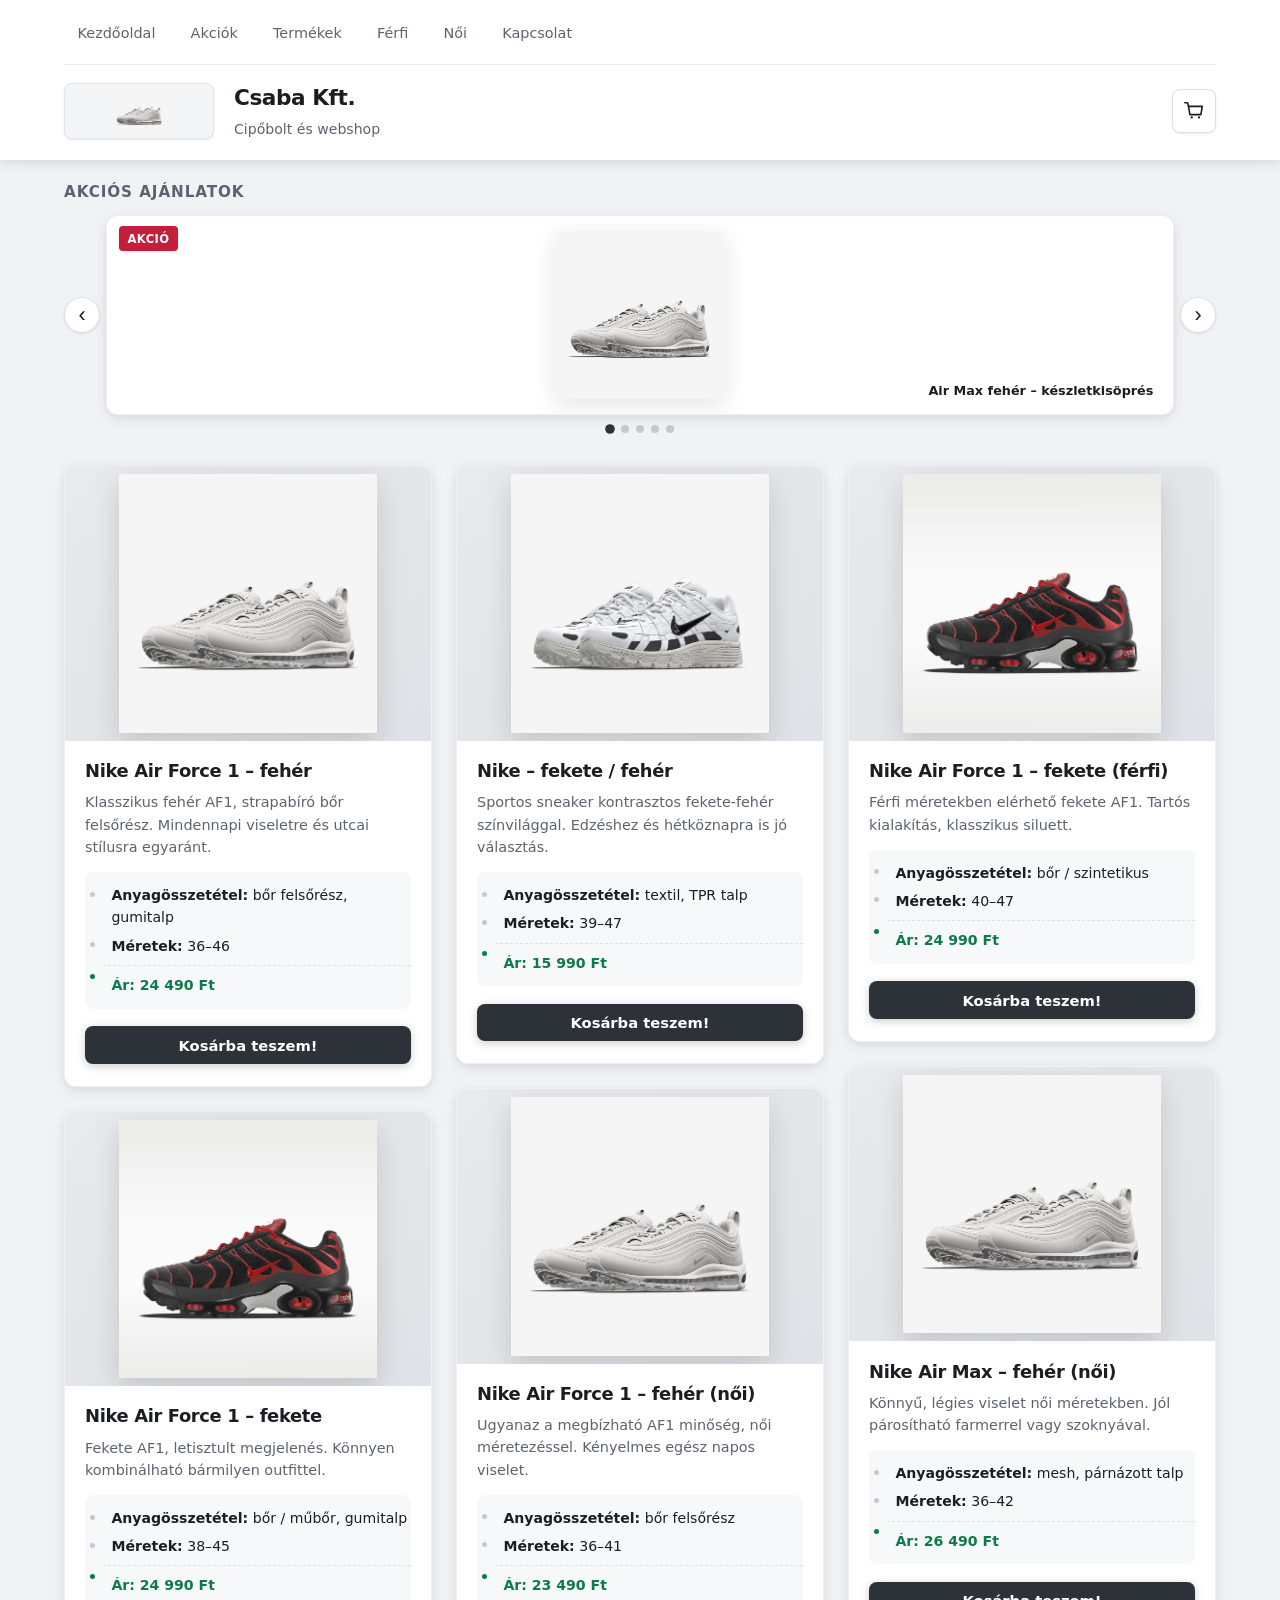
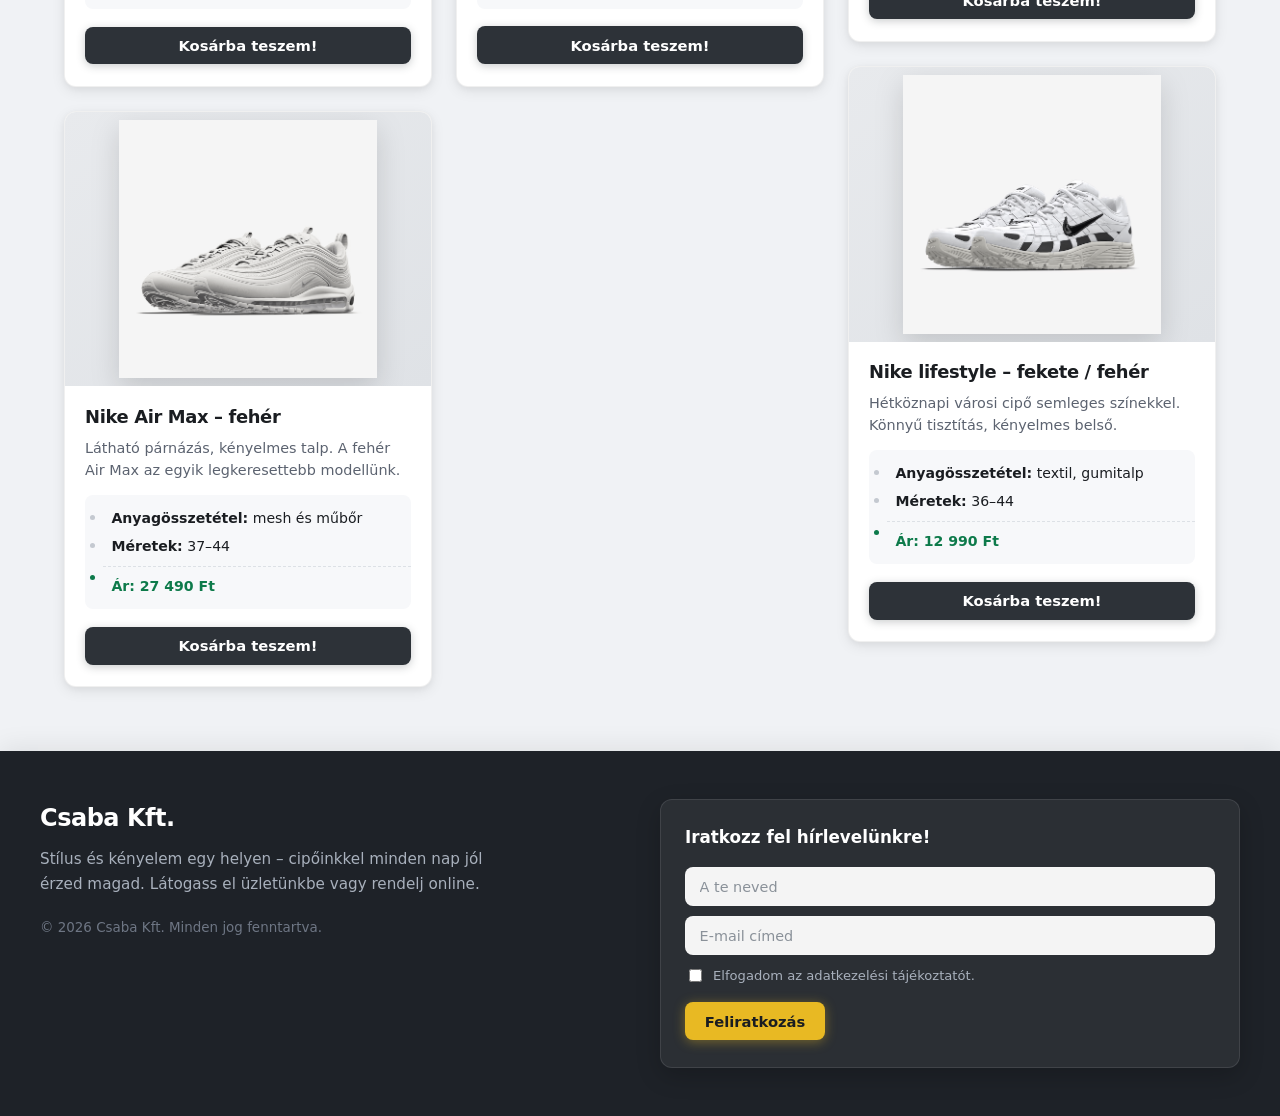
<file: Szabi/index.html>
<!DOCTYPE html>
<html lang="hu">
<head>
  <meta charset="UTF-8">
  <meta name="viewport" content="width=device-width, initial-scale=1.0">
  <title>Csaba Kft. – Cipőbolt</title>
  <link rel="stylesheet" href="css/style.css">
</head>
<body>

  <div class="fejlec-sav">
    <header class="fejlec">
      <nav class="nav" aria-label="Főmenü">
        <a href="#">Kezdőoldal</a>
        <a href="#akcio">Akciók</a>
        <a href="#termekek">Termékek</a>
        <a href="#ferfi">Férfi</a>
        <a href="#noi">Női</a>
        <a href="#kapcsolat">Kapcsolat</a>
      </nav>
      <div class="logo-sor">
        <div class="logo-hely">
          <img src="images/logo.png" alt="Csaba Kft. logó">
        </div>
        <div class="fejlec-kozep">
          <p class="fejlec-cim">Csaba Kft.</p>
          <p class="fejlec-alcim">Cipőbolt és webshop</p>
        </div>
        <button type="button" class="kosar-ikon" id="kosar-ikon" aria-label="Kosár megnyitása" title="Kosár">
          <svg class="kosar-ikon-svg" width="22" height="22" viewBox="0 0 24 24" fill="none" xmlns="http://www.w3.org/2000/svg" aria-hidden="true">
            <path d="M6 7h15l-1.5 9h-12L6 7z" stroke="currentColor" stroke-width="1.75" stroke-linejoin="round"/>
            <path d="M6 7L5 3H2" stroke="currentColor" stroke-width="1.75" stroke-linecap="round" stroke-linejoin="round"/>
            <circle cx="9.5" cy="19" r="1.25" fill="currentColor"/>
            <circle cx="17.5" cy="19" r="1.25" fill="currentColor"/>
          </svg>
          <span class="kosar-jelzo" id="kosar-jelzo" hidden>0</span>
        </button>
      </div>
    </header>
  </div>

  <section class="akcio-slider" id="akcio" aria-label="Akciós cipők">
    <p class="akcio-fejcim">Akciós ajánlatok</p>
    <div class="akcio-slider-doboz">
      <button type="button" class="akcio-nyil akcio-nyil--bal" aria-label="Előző kép">‹</button>
      <div class="akcio-slide-keret">
        <div class="akcio-slide aktiv">
          <span class="akcio-cimke">Akció</span>
          <img src="images/akcio-airmax-feher.png" alt="Nike Air Max fehér – akció">
          <span class="akcio-slide-szoveg">Air Max fehér – készletkisöprés</span>
        </div>
        <div class="akcio-slide">
          <span class="akcio-cimke">Akció</span>
          <img src="images/akcio-airmax-feher-kek.png" alt="Nike Air Max fehér és kék">
          <span class="akcio-slide-szoveg">Air Max fehér / kék</span>
        </div>
        <div class="akcio-slide">
          <span class="akcio-cimke">Akció</span>
          <img src="images/akcio-airmax-kek-2.png" alt="Nike Air Max kék">
          <span class="akcio-slide-szoveg">Air Max kék</span>
        </div>
        <div class="akcio-slide">
          <span class="akcio-cimke">Akció</span>
          <img src="images/akcio-nike-kek.png" alt="Nike cipő kék">
          <span class="akcio-slide-szoveg">Nike – kék változat</span>
        </div>
        <div class="akcio-slide">
          <span class="akcio-cimke">Akció</span>
          <img src="images/akcio-nike-piros.png" alt="Nike cipő piros">
          <span class="akcio-slide-szoveg">Nike – piros akció</span>
        </div>
      </div>
      <button type="button" class="akcio-nyil akcio-nyil--jobb" aria-label="Következő kép">›</button>
    </div>
    <div class="akcio-pontok" role="tablist" aria-label="Slideshow oldalak">
      <button type="button" class="akcio-pont aktiv" aria-label="1. kép" aria-selected="true"></button>
      <button type="button" class="akcio-pont" aria-label="2. kép" aria-selected="false"></button>
      <button type="button" class="akcio-pont" aria-label="3. kép" aria-selected="false"></button>
      <button type="button" class="akcio-pont" aria-label="4. kép" aria-selected="false"></button>
      <button type="button" class="akcio-pont" aria-label="5. kép" aria-selected="false"></button>
    </div>
  </section>

  <main class="tartalom" id="termekek">
    <div class="termek-racs">

      <div class="oszlop oszlop--bal">
        <article class="termek">
          <figure class="termek-kep">
            <img src="images/termek-white-af1.png" alt="Nike Air Force 1 fehér" width="400" height="300">
          </figure>
          <div class="termek-torzs">
            <h2>Nike Air Force 1 – fehér</h2>
            <p>Klasszikus fehér AF1, strapabíró bőr felsőrész. Mindennapi viseletre és utcai stílusra egyaránt.</p>
            <ul>
              <li><strong>Anyagösszetétel:</strong> bőr felsőrész, gumitalp</li>
              <li><strong>Méretek:</strong> 36–46</li>
              <li class="ar-sor"><strong>Ár:</strong> 24 490 Ft</li>
            </ul>
            <button type="button" class="gomb">Kosárba teszem!</button>
          </div>
        </article>

        <article class="termek">
          <figure class="termek-kep">
            <img src="images/termek-black-af1.png" alt="Nike Air Force 1 fekete" width="400" height="300">
          </figure>
          <div class="termek-torzs">
            <h2>Nike Air Force 1 – fekete</h2>
            <p>Fekete AF1, letisztult megjelenés. Könnyen kombinálható bármilyen outfittel.</p>
            <ul>
              <li><strong>Anyagösszetétel:</strong> bőr / műbőr, gumitalp</li>
              <li><strong>Méretek:</strong> 38–45</li>
              <li class="ar-sor"><strong>Ár:</strong> 24 990 Ft</li>
            </ul>
            <button type="button" class="gomb">Kosárba teszem!</button>
          </div>
        </article>

        <article class="termek">
          <figure class="termek-kep">
            <img src="images/termek-airmax-feher.png" alt="Nike Air Max fehér" width="400" height="300">
          </figure>
          <div class="termek-torzs">
            <h2>Nike Air Max – fehér</h2>
            <p>Látható párnázás, kényelmes talp. A fehér Air Max az egyik legkeresettebb modellünk.</p>
            <ul>
              <li><strong>Anyagösszetétel:</strong> mesh és műbőr</li>
              <li><strong>Méretek:</strong> 37–44</li>
              <li class="ar-sor"><strong>Ár:</strong> 27 490 Ft</li>
            </ul>
            <button type="button" class="gomb">Kosárba teszem!</button>
          </div>
        </article>
      </div>

      <div class="oszlop oszlop--kozep">
        <article class="termek">
          <figure class="termek-kep">
            <img src="images/termek-nike-fekete-feher.png" alt="Nike cipő fekete fehér" width="400" height="300">
          </figure>
          <div class="termek-torzs">
            <h2>Nike – fekete / fehér</h2>
            <p>Sportos sneaker kontrasztos fekete-fehér színvilággal. Edzéshez és hétköznapra is jó választás.</p>
            <ul>
              <li><strong>Anyagösszetétel:</strong> textil, TPR talp</li>
              <li><strong>Méretek:</strong> 39–47</li>
              <li class="ar-sor"><strong>Ár:</strong> 15 990 Ft</li>
            </ul>
            <button type="button" class="gomb">Kosárba teszem!</button>
          </div>
        </article>

        <article class="termek">
          <figure class="termek-kep">
            <img src="images/termek-white-af1.png" alt="Nike Air Force 1 fehér női" width="400" height="300">
          </figure>
          <div class="termek-torzs">
            <h2>Nike Air Force 1 – fehér (női)</h2>
            <p>Ugyanaz a megbízható AF1 minőség, női méretezéssel. Kényelmes egész napos viselet.</p>
            <ul>
              <li><strong>Anyagösszetétel:</strong> bőr felsőrész</li>
              <li><strong>Méretek:</strong> 36–41</li>
              <li class="ar-sor"><strong>Ár:</strong> 23 490 Ft</li>
            </ul>
            <button type="button" class="gomb">Kosárba teszem!</button>
          </div>
        </article>
      </div>

      <div class="oszlop oszlop--jobb">
        <article class="termek" id="ferfi">
          <figure class="termek-kep">
            <img src="images/termek-black-af1.png" alt="Nike Air Force 1 fekete férfi" width="400" height="300">
          </figure>
          <div class="termek-torzs">
            <h2>Nike Air Force 1 – fekete (férfi)</h2>
            <p>Férfi méretekben elérhető fekete AF1. Tartós kialakítás, klasszikus siluett.</p>
            <ul>
              <li><strong>Anyagösszetétel:</strong> bőr / szintetikus</li>
              <li><strong>Méretek:</strong> 40–47</li>
              <li class="ar-sor"><strong>Ár:</strong> 24 990 Ft</li>
            </ul>
            <button type="button" class="gomb">Kosárba teszem!</button>
          </div>
        </article>

        <article class="termek" id="noi">
          <figure class="termek-kep">
            <img src="images/termek-airmax-feher.png" alt="Nike Air Max fehér női" width="400" height="300">
          </figure>
          <div class="termek-torzs">
            <h2>Nike Air Max – fehér (női)</h2>
            <p>Könnyű, légies viselet női méretekben. Jól párosítható farmerrel vagy szoknyával.</p>
            <ul>
              <li><strong>Anyagösszetétel:</strong> mesh, párnázott talp</li>
              <li><strong>Méretek:</strong> 36–42</li>
              <li class="ar-sor"><strong>Ár:</strong> 26 490 Ft</li>
            </ul>
            <button type="button" class="gomb">Kosárba teszem!</button>
          </div>
        </article>

        <article class="termek">
          <figure class="termek-kep">
            <img src="images/termek-nike-fekete-feher.png" alt="Nike lifestyle fekete fehér" width="400" height="300">
          </figure>
          <div class="termek-torzs">
            <h2>Nike lifestyle – fekete / fehér</h2>
            <p>Hétköznapi városi cipő semleges színekkel. Könnyű tisztítás, kényelmes belső.</p>
            <ul>
              <li><strong>Anyagösszetétel:</strong> textil, gumitalp</li>
              <li><strong>Méretek:</strong> 36–44</li>
              <li class="ar-sor"><strong>Ár:</strong> 12 990 Ft</li>
            </ul>
            <button type="button" class="gomb">Kosárba teszem!</button>
          </div>
        </article>
      </div>

    </div>
  </main>

  <footer class="lablec" id="kapcsolat">
    <div class="lablec-belso">
      <div>
        <h2 class="lablec-marka">Csaba Kft.</h2>
        <p class="lablec-szoveg">Stílus és kényelem egy helyen – cipőinkkel minden nap jól érzed magad. Látogass el üzletünkbe vagy rendelj online.</p>
        <p class="lablec-copy">© 2026 Csaba Kft. Minden jog fenntartva.</p>
      </div>
      <form class="hirlevel" id="hirlevel-form" action="#" method="post" novalidate>
        <h3>Iratkozz fel hírlevelünkre!</h3>
        <label>
          <span class="visually-hidden">Név</span>
          <input class="hirlevel-mezo" type="text" name="nev" placeholder="A te neved" autocomplete="name">
        </label>
        <label>
          <span class="visually-hidden">E-mail</span>
          <input class="hirlevel-mezo" type="email" name="email" placeholder="E-mail címed" autocomplete="email">
        </label>
        <label class="hirlevel-label">
          <input type="checkbox" name="gdpr" required>
          <span>Elfogadom az adatkezelési tájékoztatót.</span>
        </label>
        <button type="submit" class="gomb gomb-sarga">Feliratkozás</button>
      </form>
    </div>
  </footer>

  <div class="kosar-popup" id="kosar-popup" role="dialog" aria-modal="true" aria-labelledby="kosar-popup-cim" hidden>
    <div class="kosar-popup-hatter" data-popup-bezar></div>
    <div class="kosar-popup-doboz">
      <button type="button" class="kosar-popup-bezar" data-popup-bezar aria-label="Bezárás">×</button>
      <p class="kosar-popup-ikon" aria-hidden="true">✓</p>
      <h2 class="kosar-popup-cim" id="kosar-popup-cim">Kosárba tettük!</h2>
      <p class="kosar-popup-termek" id="kosar-popup-nev"></p>
      <p class="kosar-popup-ar" id="kosar-popup-ar"></p>
      <p class="kosar-popup-szoveg">A termék hozzáadva a kosárhoz.</p>
      <div class="kosar-popup-gombok">
        <button type="button" class="gomb" id="kosar-popup-megtekint">Kosár megtekintése</button>
        <button type="button" class="gomb gomb-masodlagos" data-popup-bezar>Tovább vásárolok</button>
      </div>
    </div>
  </div>

  <aside class="kosar-panel" id="kosar-panel" aria-label="Kosár" hidden>
    <div class="kosar-panel-hatter" data-panel-bezar tabindex="-1"></div>
    <div class="kosar-panel-doboz">
      <header class="kosar-panel-fej">
        <h2 class="kosar-panel-cim">Kosár</h2>
        <button type="button" class="kosar-panel-bezar" data-panel-bezar aria-label="Kosár bezárása">×</button>
      </header>
      <div class="kosar-panel-test" id="kosar-panel-test">
        <p class="kosar-ures" id="kosar-ures">A kosár üres. Válassz terméket és kattints a „Kosárba teszem!” gombra.</p>
        <ul class="kosar-lista" id="kosar-lista"></ul>
      </div>
      <footer class="kosar-panel-lab">
        <p class="kosar-osszeg-sor">
          <span>Összesen:</span>
          <strong id="kosar-osszeg">0 Ft</strong>
        </p>
        <button type="button" class="gomb" id="kosar-rendeles" disabled>Rendelés leadása</button>
        <button type="button" class="gomb gomb-masodlagos gomb-kicsi" id="kosar-urites">Kosár ürítése</button>
      </footer>
    </div>
  </aside>

  <div class="uzenet-popup" id="rendeles-popup" role="dialog" aria-modal="true" aria-labelledby="rendeles-popup-cim" hidden>
    <div class="uzenet-popup-hatter" data-popup-bezar></div>
    <div class="uzenet-popup-doboz uzenet-popup-doboz--siker rendeles-popup-doboz">
      <div class="rendeles-popup-disz" aria-hidden="true"></div>
      <button type="button" class="kosar-popup-bezar" data-popup-bezar aria-label="Bezárás">×</button>
      <div class="rendeles-popup-ikon" aria-hidden="true">
        <svg width="32" height="32" viewBox="0 0 24 24" fill="none" xmlns="http://www.w3.org/2000/svg">
          <path d="M5 13l4 4L19 7" stroke="currentColor" stroke-width="2.5" stroke-linecap="round" stroke-linejoin="round"/>
        </svg>
      </div>
      <h2 class="kosar-popup-cim rendeles-popup-cim" id="rendeles-popup-cim">Rendelés feladva!</h2>
      <p class="rendeles-popup-azon">Rendelésszám: <strong id="rendeles-azon">—</strong></p>
      <p class="rendeles-popup-osszeg" id="rendeles-osszeg-popup">0 Ft</p>
      <p class="rendeles-popup-info" id="rendeles-info">0 tétel a kosárból</p>
      <p class="kosar-popup-szoveg rendeles-popup-szoveg">Köszönjük a vásárlást! Hamarosan visszaigazoljuk e-mailben.</p>
      <button type="button" class="gomb rendeles-popup-gomb" data-popup-bezar>Szuper, köszi!</button>
    </div>
  </div>

  <div class="uzenet-popup" id="hirlevel-popup" role="dialog" aria-modal="true" aria-labelledby="hirlevel-popup-cim" hidden>
    <div class="uzenet-popup-hatter" data-popup-bezar></div>
    <div class="uzenet-popup-doboz uzenet-popup-doboz--sarga">
      <button type="button" class="kosar-popup-bezar" data-popup-bezar aria-label="Bezárás">×</button>
      <p class="uzenet-popup-ikon uzenet-popup-ikon--sarga" aria-hidden="true">✓</p>
      <h2 class="kosar-popup-cim" id="hirlevel-popup-cim">Sikeres feliratkozás!</h2>
      <p class="kosar-popup-szoveg" id="hirlevel-popup-szoveg">Hamarosan értesítünk az akciókról.</p>
      <button type="button" class="gomb gomb-sarga" data-popup-bezar>Rendben</button>
    </div>
  </div>

  <script src="js/slideshow.js"></script>
  <script src="js/cart.js"></script>
</body>
</html>
</file>
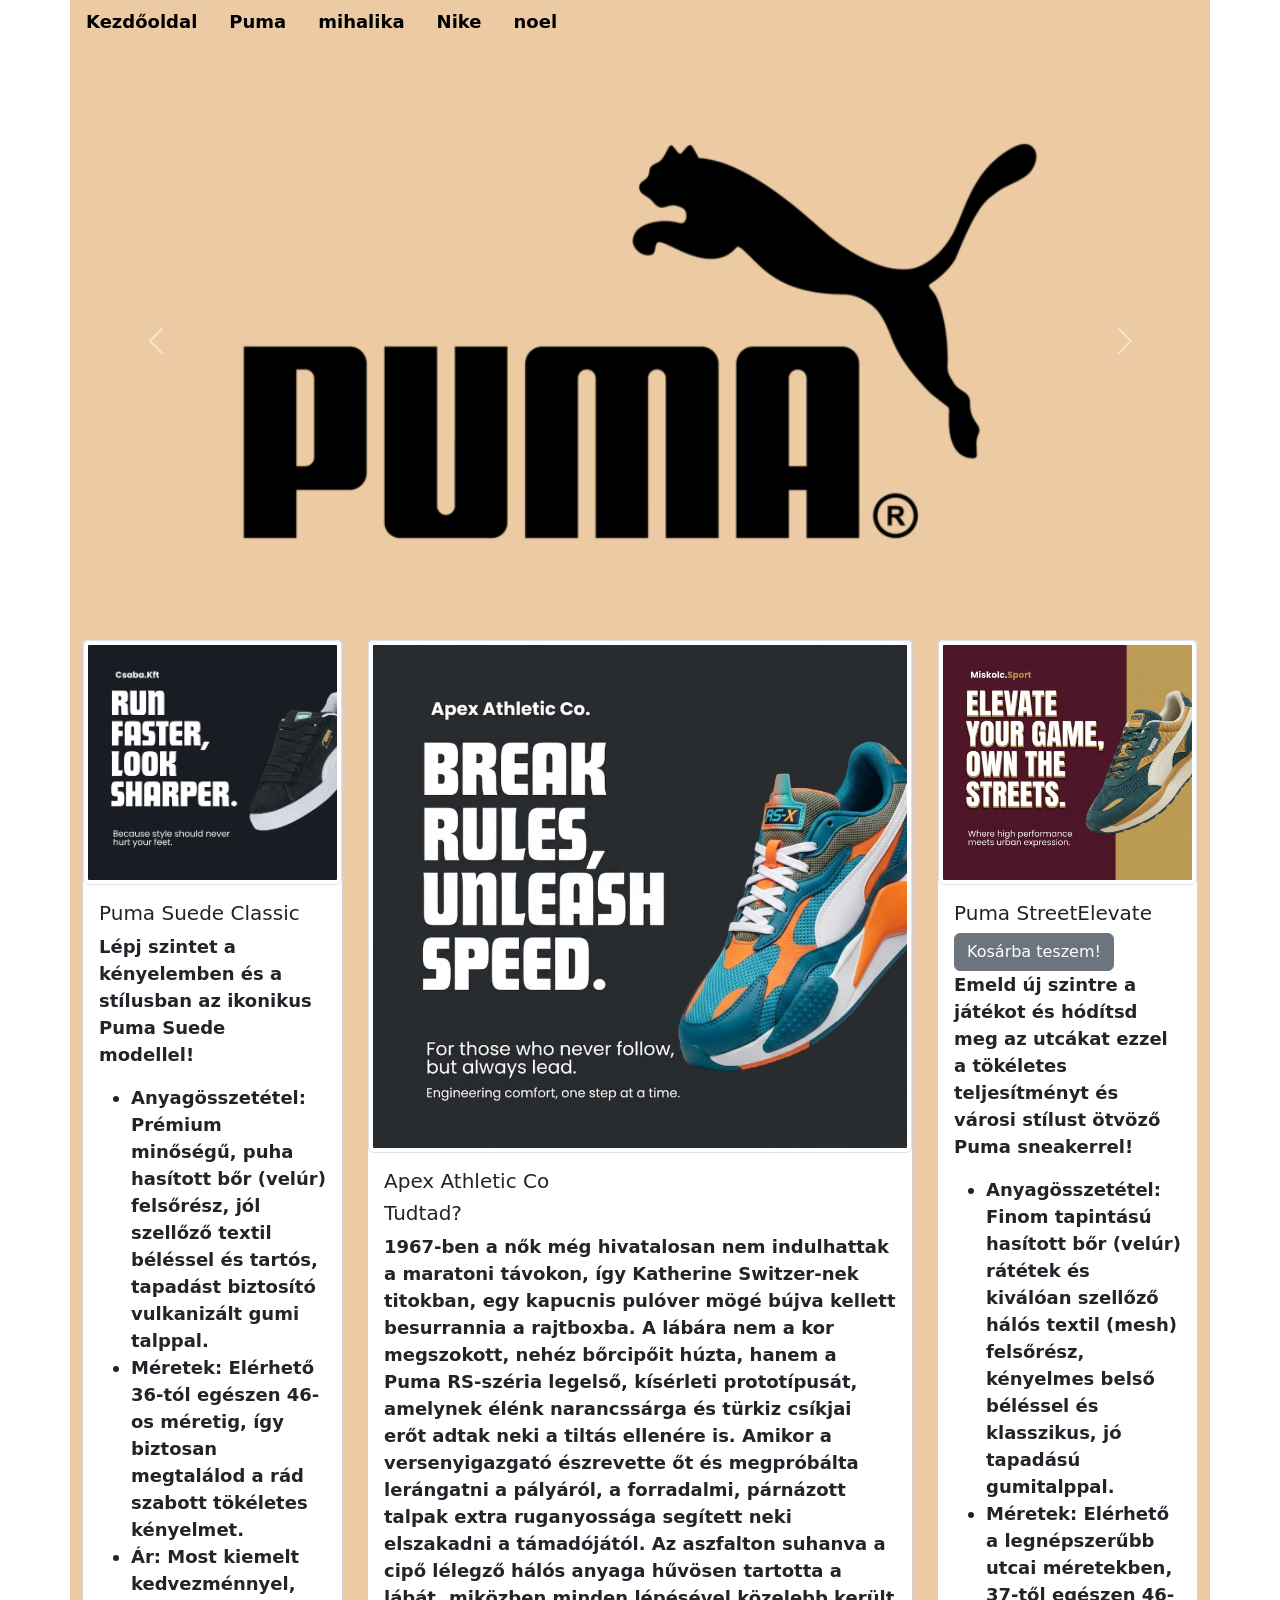
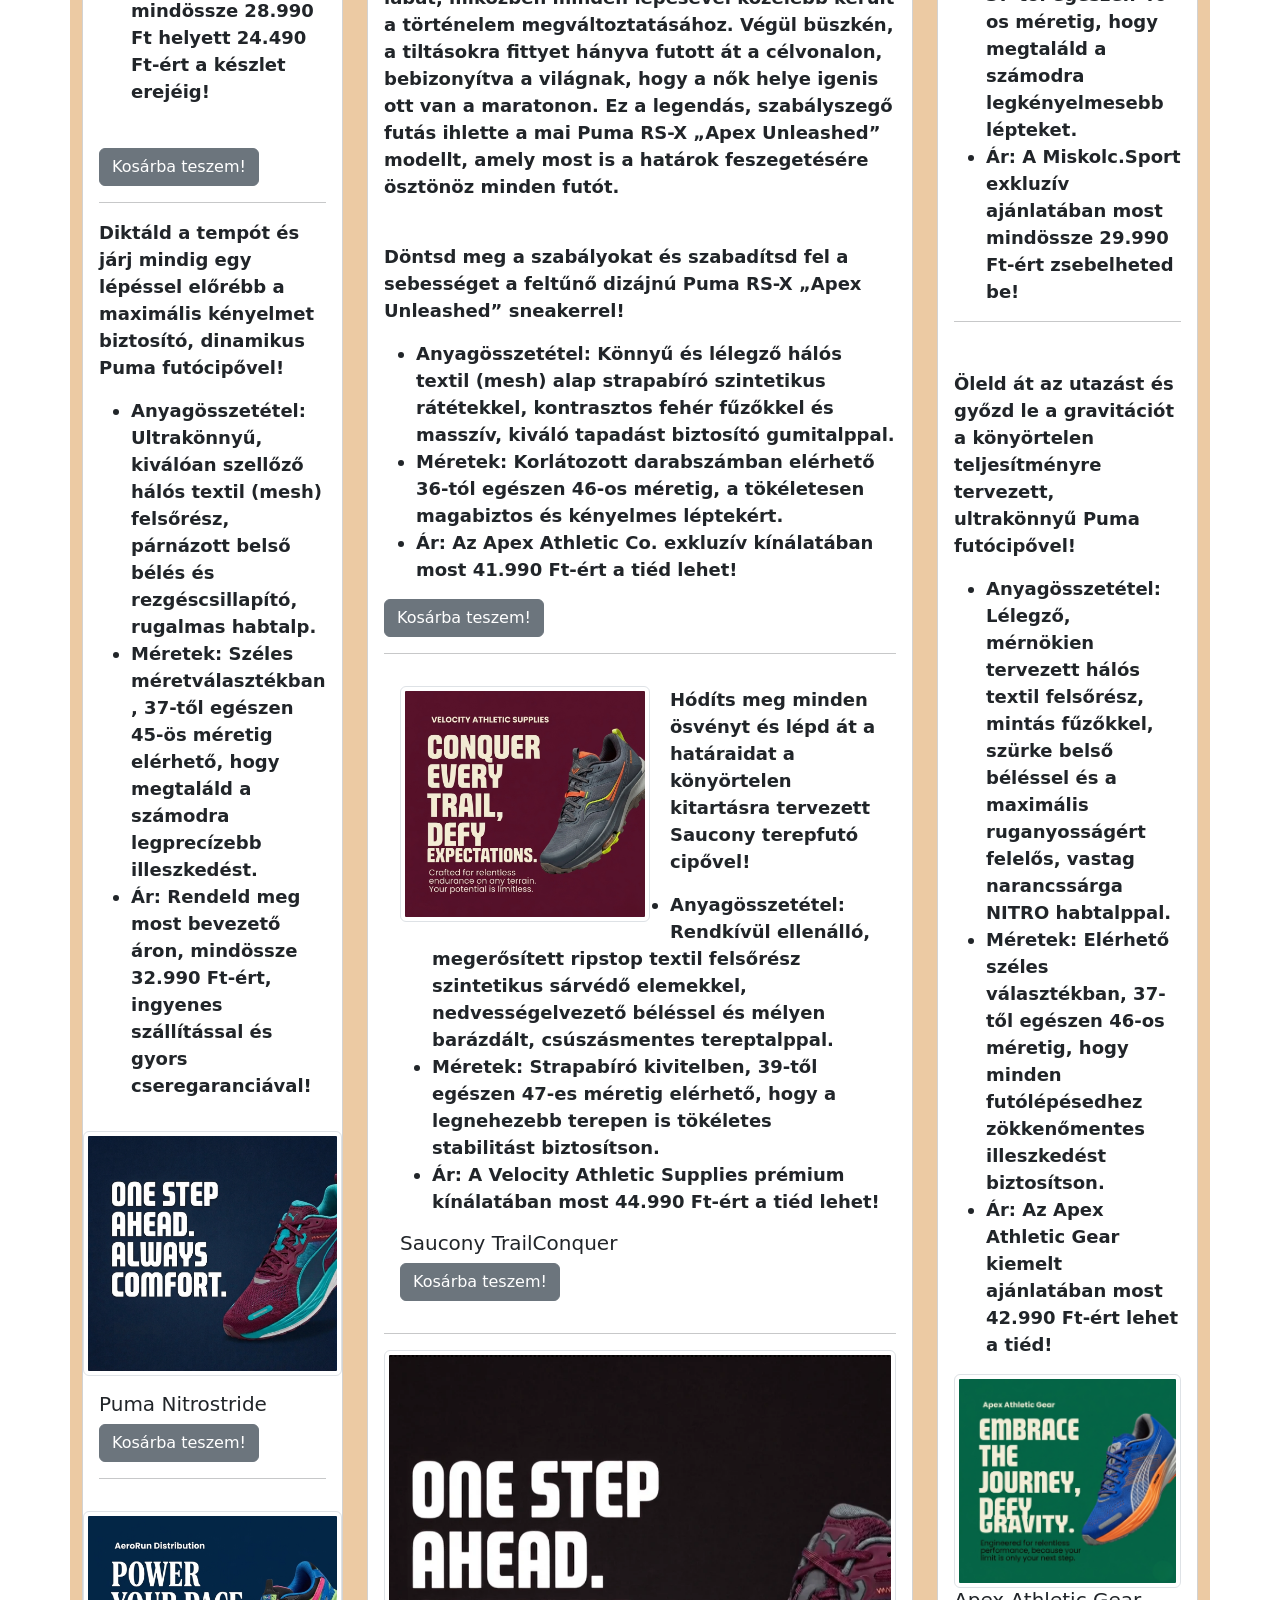
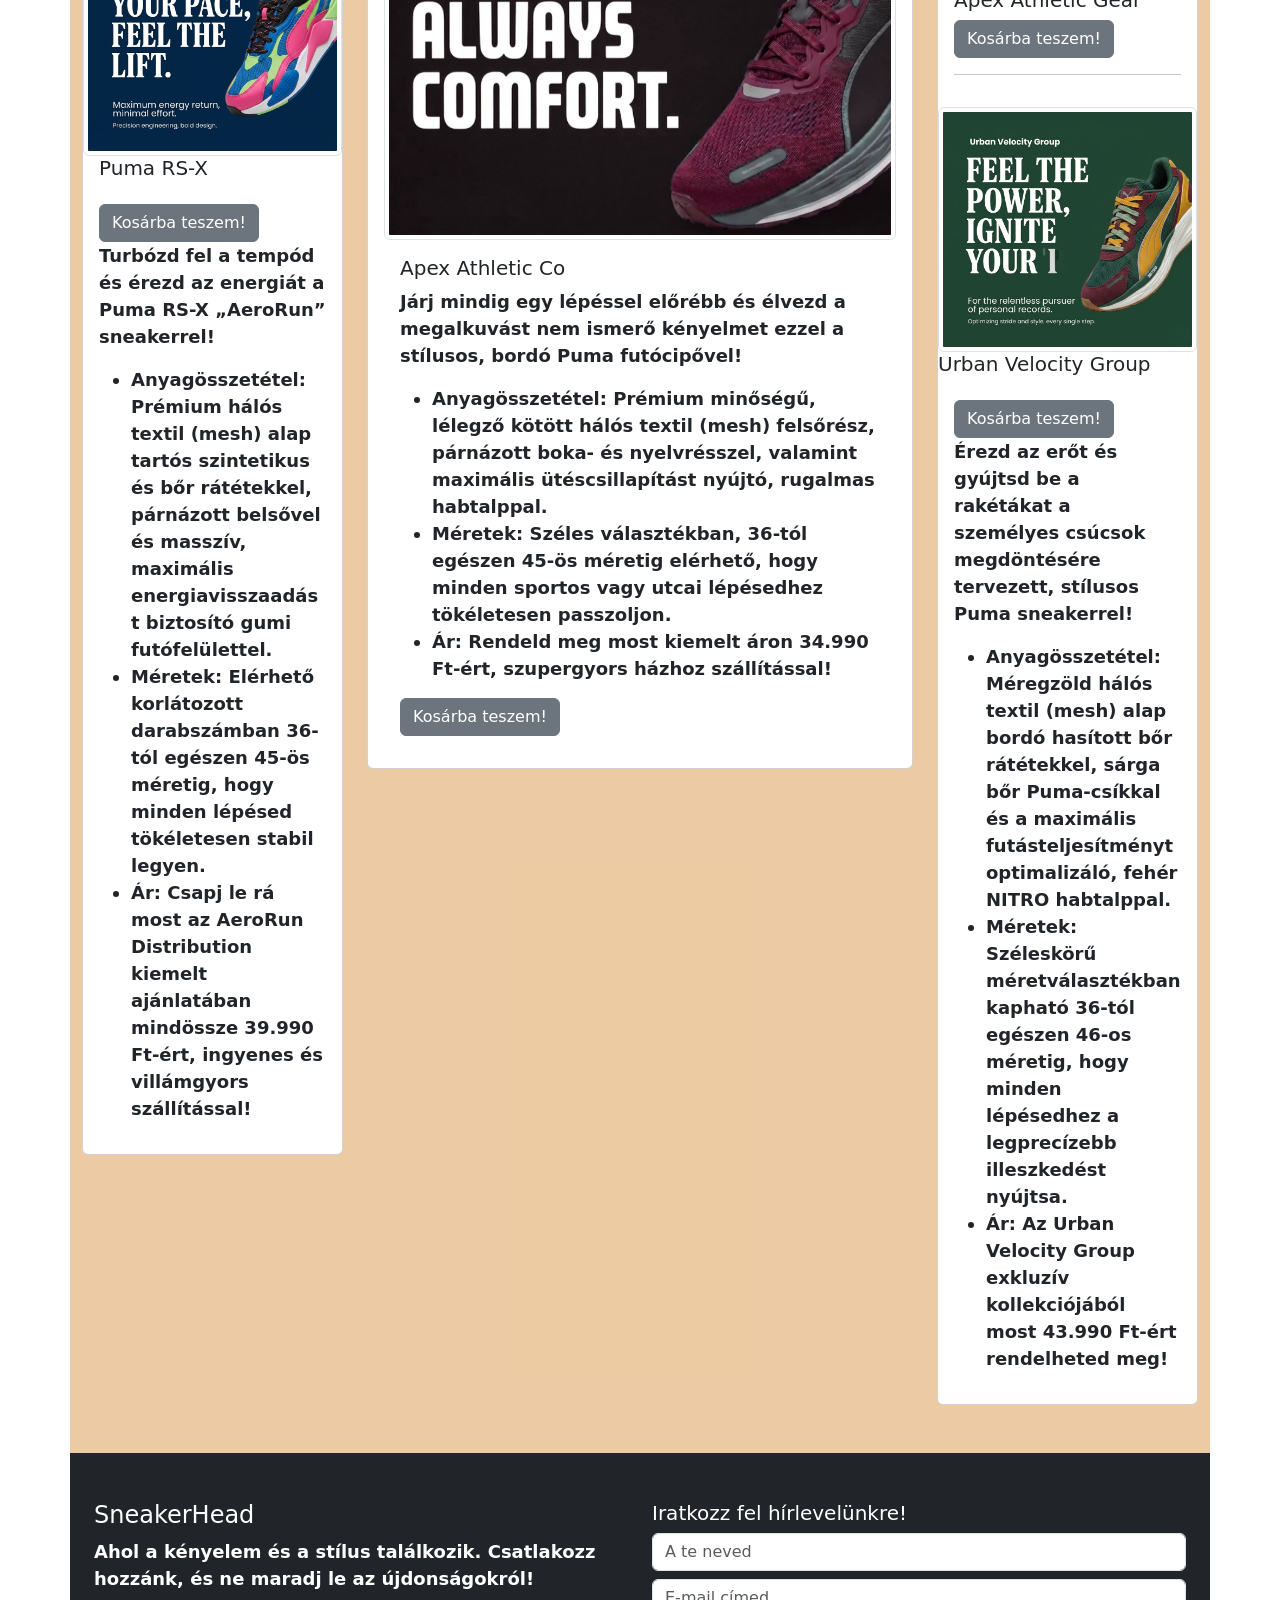
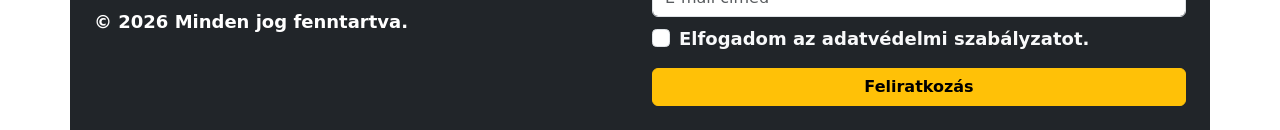
<file: karon.html>
<!DOCTYPE html>
<html lang="en">
<head>
    <meta charset="UTF-8">
    <meta name="viewport" content="width=device-width, initial-scale=1.0">
    <link href="https://cdn.jsdelivr.net/npm/bootstrap@5.3.8/dist/css/bootstrap.min.css" rel="stylesheet" integrity="sha384-sRIl4kxILFvY47J16cr9ZwB07vP4J8+LH7qKQnuqkuIAvNWLzeN8tE5YBujZqJLB" crossorigin="anonymous">
<script src="https://cdn.jsdelivr.net/npm/bootstrap@5.3.8/dist/js/bootstrap.bundle.min.js" integrity="sha384-FKyoEForCGlyvwx9Hj09JcYn3nv7wiPVlz7YYwJrWVcXK/BmnVDxM+D2scQbITxI" crossorigin="anonymous"></script>
    <link rel="stylesheet" href="karon.css">
    <title>Puma</title>
</head>
<body>
    <div class="container alap">
        <div class="row ">


                 <ul class="nav" id="teteje">
    <li class="nav-item">
        <a class="nav-link" href="index.html">Kezdőoldal</a>
     </li>
    <li class="nav-item">
      <a class="nav-link" href="karon.html">Puma</a>
     </li>
    <li class="nav-item">
                <a class="nav-link" href="./Sneakerhead M.Á/mihalikaron.html">mihalika</a>
     </li>
     <li class="nav-item">
      <a class="nav-link " href="Szabi/szabi.html">Nike</a>
     </li>
     <li class="nav-item">
      <a class="nav-link " href="noel.html">noel</a>
     </li>
    </ul>


                    <div id="carousel" class="carousel slide py-5" data-bs-ride="carousel">
                <div class="carousel-inner">
                    <div class="carousel-item active c-item">
                    <img src="./jo_kepek/puma logo.png" class="d-block w-100 c-img" alt="Puma logo" title="Puma logo">
                    </div>
                    <div class="carousel-item c-item">
                    <img src="./jo_kepek/minta.png" class="d-block w-100 c-img" alt="Puma logo" title="Puma logo">
                    </div>
                    <div class="carousel-item c-item">
                    <img src="./jo_kepek/minta.png" class="d-block w-100 c-img" alt="Puma logo" title="Puma logo">
                    </div>
                </div>
                <button class="carousel-control-prev" type="button" data-bs-target="#carousel" data-bs-slide="prev">
                    <span class="carousel-control-prev-icon" aria-hidden="true"></span>
                    <span class="visually-hidden">Previous</span>
                </button>
                <button class="carousel-control-next" type="button" data-bs-target="#carousel" data-bs-slide="next">
                    <span class="carousel-control-next-icon" aria-hidden="true"></span>
                    <span class="visually-hidden">Next</span>
                </button>
                </div>


        
        
                <!--1.oszlop-->
            <div class="col-12 col-md-6 col-lg-3 rounded">
                <div class="card ">
                    <img src="./jo_kepek/fekete_puma.png" alt="Puma cipő" title="Puma cipő" class="card-img-top img-fluid rounded img-thumbnail">
                    
                    <div class="card-body">
                        <h5 class="card-title ccím">Puma Suede Classic</h5>
                        <p>Lépj szintet a kényelemben és a stílusban az ikonikus Puma Suede modellel!</p>
                        <ul>
                            <li>Anyagösszetétel: Prémium minőségű, puha hasított bőr (velúr) felsőrész, jól szellőző textil béléssel és tartós, tapadást biztosító vulkanizált gumi talppal.</li>
                            <li>Méretek: Elérhető 36-tól egészen 46-os méretig, így biztosan megtalálod a rád szabott tökéletes kényelmet.</li>
                            <li>Ár: Most kiemelt kedvezménnyel, mindössze 28.990 Ft helyett 24.490 Ft-ért a készlet erejéig!</li>
                            <br>
                            
                        </ul>
                        <button class="btn btn-secondary ">Kosárba teszem!</button>
                    <!--1.cipő vége-->

                    <hr>

                    

                        <p>Diktáld a tempót és járj mindig egy lépéssel előrébb a maximális kényelmet biztosító, dinamikus Puma futócipővel!</p>

                        <ul>
                            <li>Anyagösszetétel: Ultrakönnyű, kiválóan szellőző hálós textil (mesh) felsőrész, párnázott belső bélés és rezgéscsillapító, rugalmas habtalp.</li>
                            <li>Méretek: Széles méretválasztékban, 37-től egészen 45-ös méretig elérhető, hogy megtaláld a számodra legprecízebb illeszkedést.</li>
                            <li>Ár: Rendeld meg most bevezető áron, mindössze 32.990 Ft-ért, ingyenes szállítással és gyors cseregaranciával!</li>
                        </ul>
                    </div>

                    <img src="./jo_kepek/kek_piros_puma.png" alt="Puma cipő" title="Puma cipő" class="card-img-top img-fluid rounded img-thumbnail">
                    <div class="card-body">
                        <h5 class="card-title  "> Puma Nitrostride </h5>
                        <button class="btn btn-secondary ">Kosárba teszem!</button>

                    <!--2.cipő vége-->
                        <hr>
                    </div>


                    <img src="./jo_kepek/kek_rozsaszin_puma.png" alt="Puma cipő" title="Puma cipő" class="card-img-top img-fluid rounded img-thumbnail">
                    <h5 class="card-title ms-3">Puma RS-X</h5>
                            <div class="card-body">
                                <button class="btn btn-secondary ">Kosárba teszem!</button>
                                <p>Turbózd fel a tempód és érezd az energiát a  Puma RS-X „AeroRun” sneakerrel!</p>
                                <ul>
                                    <li>Anyagösszetétel: Prémium hálós textil (mesh) alap tartós szintetikus és bőr rátétekkel, párnázott belsővel és masszív, maximális energiavisszaadást biztosító gumi futófelülettel.</li>
                                    <li>Méretek: Elérhető korlátozott darabszámban 36-tól egészen 45-ös méretig, hogy minden lépésed tökéletesen stabil legyen.</li>
                                    <li>Ár: Csapj le rá most az AeroRun Distribution kiemelt ajánlatában mindössze 39.990 Ft-ért, ingyenes és villámgyors szállítással!</li>
                                </ul>
                            </div>
                    <!--3.cipő vége-->
                </div>
            </div>

            <!--2.oszlop-->
            <div class="col-12 col-md-6 col-lg-6 rounded">
                <div class="card">
                    <img src="./jo_kepek/narancs_puma.png" alt="Puma cipő" title="Puma cipő" class="card-img-top img-fluid rounded img-thumbnail">
                    <div class="card-body">
                        <h5 class="card-title">Apex Athletic Co</h5>
                        <h5 class="card-title">Tudtad?</h5>
                        <p> 1967-ben a nők még hivatalosan nem indulhattak a maratoni távokon, így Katherine Switzer-nek titokban, egy kapucnis pulóver mögé bújva kellett besurrannia a rajtboxba. A lábára nem a kor megszokott, nehéz bőrcipőit húzta, hanem a Puma RS-széria legelső, kísérleti prototípusát, amelynek élénk narancssárga és türkiz csíkjai erőt adtak neki a tiltás ellenére is. Amikor a versenyigazgató észrevette őt és megpróbálta lerángatni a pályáról, a forradalmi, párnázott talpak extra ruganyossága segített neki elszakadni a támadójától. Az aszfalton suhanva a cipő lélegző hálós anyaga hűvösen tartotta a lábát, miközben minden lépésével közelebb került a történelem megváltoztatásához. Végül büszkén, a tiltásokra fittyet hányva futott át a célvonalon, bebizonyítva a világnak, hogy a nők helye igenis ott van a maratonon. Ez a legendás, szabályszegő futás ihlette a mai Puma RS-X „Apex Unleashed” modellt, amely most is a határok feszegetésére ösztönöz minden futót.</p>
                        <br>
                        <p>Döntsd meg a szabályokat és szabadítsd fel a sebességet a feltűnő dizájnú Puma RS-X „Apex Unleashed” sneakerrel!</p>

                        <ul>
                            <li>Anyagösszetétel: Könnyű és lélegző hálós textil (mesh) alap strapabíró szintetikus rátétekkel, kontrasztos fehér fűzőkkel és masszív, kiváló tapadást biztosító gumitalppal.</li>
                            <li>Méretek: Korlátozott darabszámban elérhető 36-tól egészen 46-os méretig, a tökéletesen magabiztos és kényelmes léptekért.</li>
                            <li>Ár: Az Apex Athletic Co. exkluzív kínálatában most 41.990 Ft-ért a tiéd lehet!</li>
                        </ul>
                        <button class="btn btn-secondary ">Kosárba teszem!</button>
                        <!--1.cipő vége-->

                        <hr>

                        <div class="szöveg card-body">
                        <img src="./jo_kepek/piros_fekete_puma.png" alt="" class="kép card-img-top img-fluid rounded img-thumbnail float-satrt lebegés_kép ">
                        <p class="kép_mellet">Hódíts meg minden ösvényt és lépd át a határaidat a könyörtelen kitartásra tervezett Saucony terepfutó cipővel!</p>
                            <ul>
                                <li>Anyagösszetétel: Rendkívül ellenálló, megerősített ripstop textil felsőrész szintetikus sárvédő elemekkel, nedvességelvezető béléssel és mélyen barázdált, csúszásmentes tereptalppal.</li>
                                <li>Méretek: Strapabíró kivitelben, 39-től egészen 47-es méretig elérhető, hogy a legnehezebb terepen is tökéletes stabilitást biztosítson.</li>
                                <li>Ár: A Velocity Athletic Supplies prémium kínálatában most 44.990 Ft-ért a tiéd lehet!</li>
                            </ul>
                            <h5 class="card-title">Saucony TrailConquer</h5>
                            <button class="btn btn-secondary ">Kosárba teszem!</button>   
                        </div>

                        <hr>

                            <!--2.cipő vége-->
                            <img src="./jo_kepek/piros_puma.png" alt="Puma cipő" title="Puma cipő" class="card-img-top img-fluid rounded img-thumbnail">
                            
                        <div class="card-body">
                            <h5 class="card-title">Apex Athletic Co</h5>
                                 <p>Járj mindig egy lépéssel előrébb és élvezd a megalkuvást nem ismerő kényelmet ezzel a stílusos, bordó Puma futócipővel!</p>

                                <ul>
                                    <li>Anyagösszetétel: Prémium minőségű, lélegző kötött hálós textil (mesh) felsőrész, párnázott boka- és nyelvrésszel, valamint maximális ütéscsillapítást nyújtó, rugalmas habtalppal.</li>
                                    <li>Méretek: Széles választékban, 36-tól egészen 45-ös méretig elérhető, hogy minden sportos vagy utcai lépésedhez tökéletesen passzoljon.</li>
                                    <li>Ár: Rendeld meg most kiemelt áron 34.990 Ft-ért, szupergyors házhoz szállítással!</li>
                                </ul>
                                <button class="btn btn-secondary ">Kosárba teszem!</button> 
                        </div>
                    </div>
                

                </div>
            </div>

            <!--3.oszlop-->

            <div class="col-12 col-md-6 col-lg-3 rounded  ">
                <div class="card">
                    <img src="./jo_kepek/piros_sarga_puma.png" alt="Puma cipő" title="Puma cipő" class="card-img-top img-fluid rounded img-thumbnail">
                    <div class="card-body">
                        <h5 class="card-title">Puma StreetElevate</h5>
                        <button class="btn btn-secondary ">Kosárba teszem!</button>
                             <p>Emeld új szintre a játékot és hódítsd meg az utcákat ezzel a tökéletes teljesítményt és városi stílust ötvöző Puma sneakerrel!</p>

                            <ul>
                                <li>Anyagösszetétel: Finom tapintású hasított bőr (velúr) rátétek és kiválóan szellőző hálós textil (mesh) felsőrész, kényelmes belső béléssel és klasszikus, jó tapadású gumitalppal.</li>
                                <li>Méretek: Elérhető a legnépszerűbb utcai méretekben, 37-től egészen 46-os méretig, hogy megtaláld a számodra legkényelmesebb lépteket.</li>
                                <li>Ár: A Miskolc.Sport exkluzív ajánlatában most mindössze 29.990 Ft-ért zsebelheted be!</li>
                            </ul>

                    <hr> 
                </div>

            <!--1.cipő vége-->
                    <div class="card-body">
                            <p>Öleld át az utazást és győzd le a gravitációt a könyörtelen teljesítményre tervezett, ultrakönnyű Puma futócipővel!</p>

                            <ul>
                                <li>Anyagösszetétel: Lélegző, mérnökien tervezett hálós textil felsőrész, mintás fűzőkkel, szürke belső béléssel és a maximális ruganyosságért felelős, vastag narancssárga NITRO habtalppal.</li>
                                <li>Méretek: Elérhető széles választékban, 37-től egészen 46-os méretig, hogy minden futólépésedhez zökkenőmentes illeszkedést biztosítson.</li>
                                <li>Ár: Az Apex Athletic Gear kiemelt ajánlatában most 42.990 Ft-ért lehet a tiéd!</li>
                            </ul>
                            <img src="./jo_kepek/zold_kek_puma.png" alt="Puma cipő" title="Puma cipő" class="card-img-top img-fluid rounded img-thumbnail">
                    
                            <h5 class="card-title">Apex Athletic Gear</h5>
                            <button class="btn btn-secondary ">Kosárba teszem!</button>
                            <hr>

                        </div>
            <!--2.cipő vége-->
                        <img src="./jo_kepek/zold_puma.png" alt="Puma cipő" title="Puma cipő" class="card-img-top img-fluid rounded img-thumbnail" >
                        <h5 class="card-title">Urban Velocity Group</h5>
                        <div class="card-body">
                        <button class="btn btn-secondary ">Kosárba teszem!</button>
                            <p>Érezd az erőt és gyújtsd be a rakétákat a személyes csúcsok megdöntésére tervezett, stílusos Puma sneakerrel!</p>

                            <ul>
                                <li>Anyagösszetétel: Méregzöld hálós textil (mesh) alap bordó hasított bőr rátétekkel, sárga bőr Puma-csíkkal és a maximális futásteljesítményt optimalizáló, fehér NITRO habtalppal.</li>
                                <li>Méretek: Széleskörű méretválasztékban kapható 36-tól egészen 46-os méretig, hogy minden lépésedhez a legprecízebb illeszkedést nyújtsa.</li>
                                <li>Ár: Az Urban Velocity Group exkluzív kollekciójából most 43.990 Ft-ért rendelheted meg!</li>
                            </ul>
                        </div>
                </div>
            </div>


            <!--bolt rész vége-->




			<!--Hírlevél-->
				   <footer class="bg-dark text-white pt-5 pb-4 mt-5">
		  <div class="container">
			<div class="row">
			  
			  <div class="col-md-6 mb-4">
				<h4>SneakerHead</h4>
				<p>Ahol a kényelem és a stílus találkozik. Csatlakozz hozzánk, és ne maradj le az újdonságokról!</p>
				<p>&copy; 2026 Minden jog fenntartva.</p>
			  </div>
			  
			  <div class="col-md-6">
				<h5>Iratkozz fel hírlevelünkre!</h5>
				
				<form id="hirlevelForm" onsubmit="feliratkozas(event)">
				  
				  <div class="mb-2">
					<input type="text" id="nevInput" class="form-control" placeholder="A te neved" required>
				  </div>
				  
				  <div class="mb-2">
					<input type="email" id="emailInput" class="form-control" placeholder="E-mail címed" required>
				  </div>
				  
				  <div class="form-check mb-3">
					<input type="checkbox" id="adatvedelemInput" class="form-check-input" required>
					<label class="form-check-label text-light" for="adatvedelemInput">
					  Elfogadom az adatvédelmi szabályzatot.
					</label>
				  </div>
				  
				  <button type="submit" class="btn btn-warning w-100 fw-bold">Feliratkozás</button>
				  
				</form>
			  </div>
		
			</div>
		  </div>
		</footer>


            
                      
                    
                
            
        </div>
    </div>
</body>
</html>
</file>
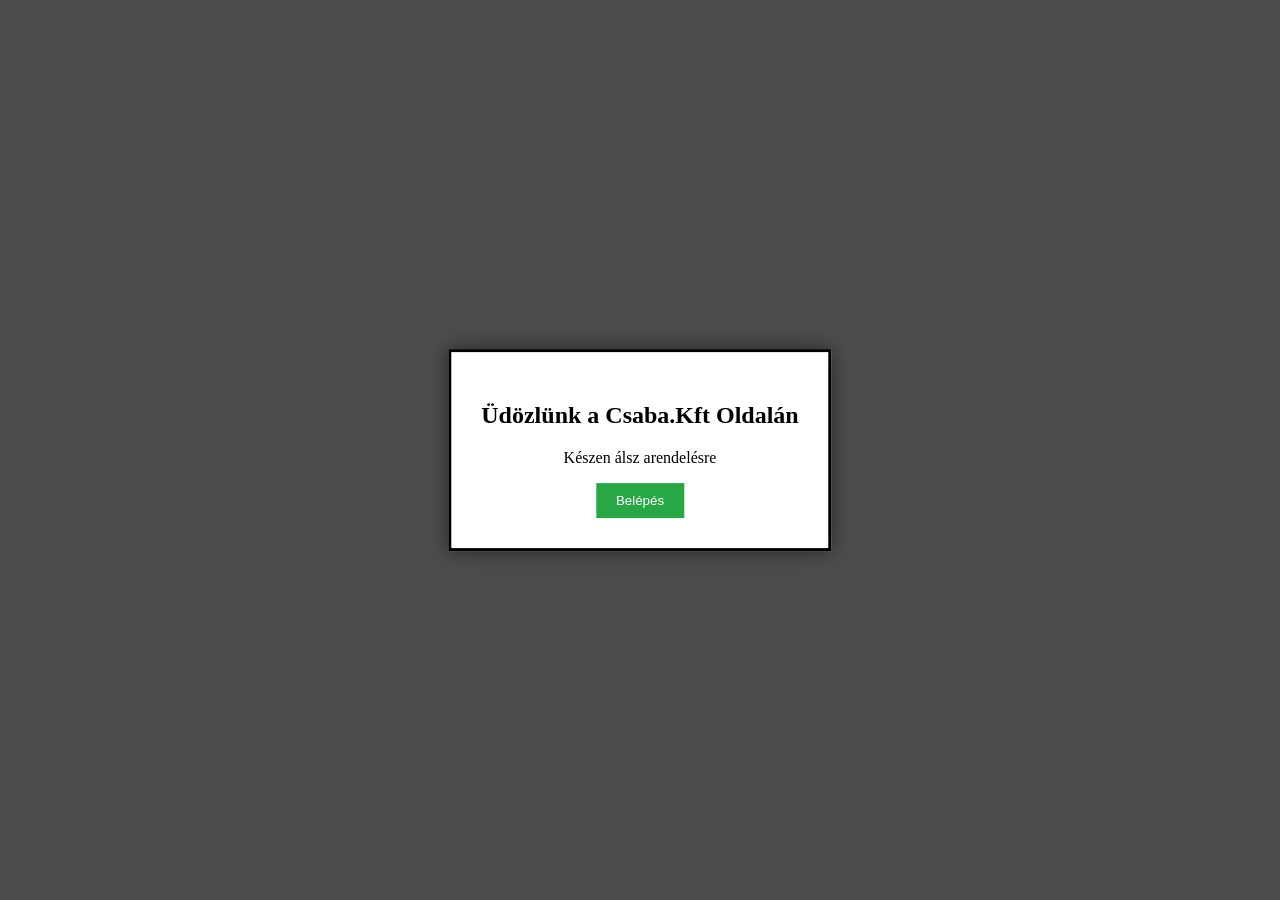
<file: noel.html>
<!DOCTYPE html>
<html lang="hu">
<head>
    <meta charset="UTF-8">
    <meta name="viewport" content="width=device-width, initial-scale=1.0">
    <title>Csaba kft noel</title>
</head>
<body>
    <style>
    #welcome-box {
            display: none;
            position: fixed;
            top: 50%;
            left: 50%;
            transform: translate(-50%, -50%);
            background: white;
            padding: 30px;
            border: 3px solid #000;
            z-index: 1000;
            text-align: center;
            box-shadow: 0px 0px 20px rgba(0,0,0,0.5);
        }
        button {
            padding:10px 20px;
            cursor:pointer;
            background:#28a745;
            color:white;
            border:none;
        }
        #overlay{
            display:none;
            position:fixed;
            top:0;
            left:0;
            width:100%;
            height:100%;
            background:rgba(0,0,0,0.7);
            z-index:999;
        }
    </style>
</head>
<body>
    <div class="container">
        <div class="row g-3">
    <div id="welcome-box">
    <h2>Üdözlünk a Csaba.Kft Oldalán</h2>
    <p>Készen álsz arendelésre</p>
    <button onclick="bezar()">Belépés</button>
   </div> 
   <div id="overlay">

   </div>
   <script>
    window.onload=function(){
        document.getElementById('welcome-box').style.display='block'
        document.getElementById('overlay').style.display='block'
    }
    function bezar(){
        document.getElementById('welcome-box').style.display='none'
        document.getElementById('overlay').style.display='none'
    }
   </script>
</body>
</html>
</file>
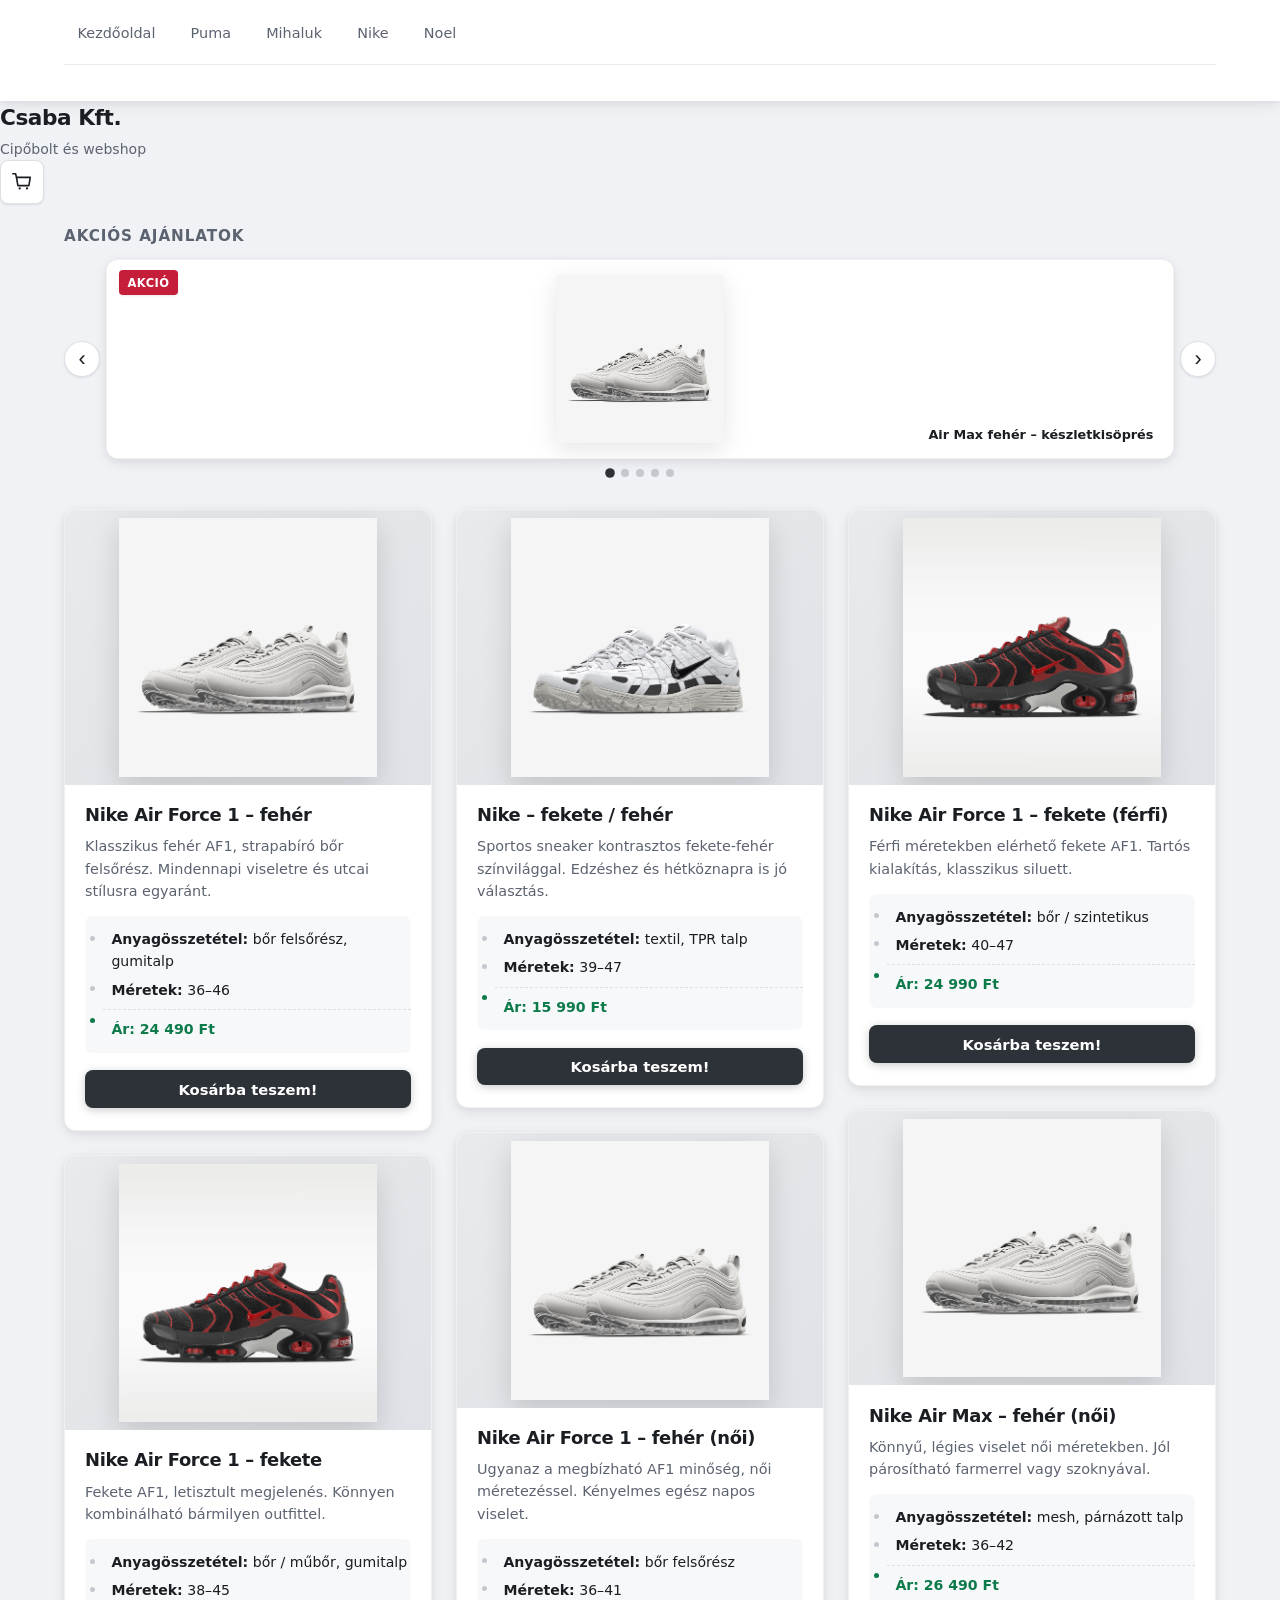
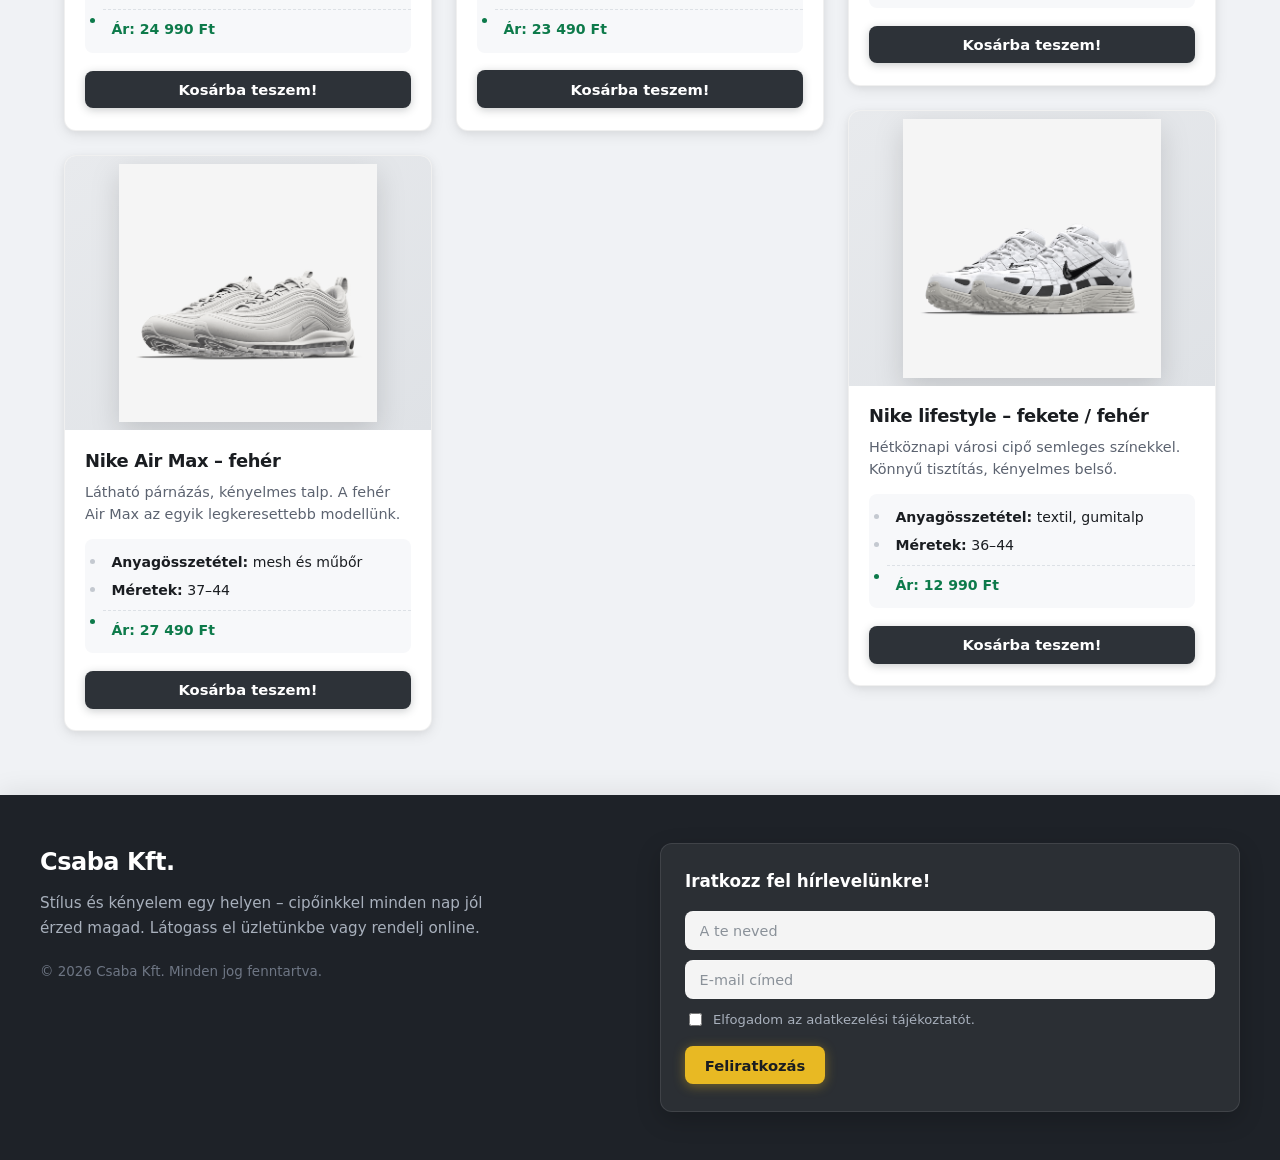
<file: Szabi/szabi.html>
<!DOCTYPE html>
<html lang="hu">
<head>
  <meta charset="UTF-8">
  <meta name="viewport" content="width=device-width, initial-scale=1.0">
  <title>Csaba Kft. – Cipőbolt</title>
  <link rel="stylesheet" href="css/style.css">
</head>
<body>

  <div class="fejlec-sav">
    <header class="fejlec">
      <nav class="nav" aria-label="Főmenü">
        <a href="/index.html">Kezdőoldal</a>
        <a href="/karon.html">Puma</a>
        <a href="/Sneakerhead M.Á/mihalikaron.html">Mihaluk</a>
        <a href="/Szabi/szabi.html">Nike</a>
        <a href="/noel.html">Noel</a>
      </nav>
        </div>
        <div class="fejlec-kozep">
          <p class="fejlec-cim">Csaba Kft.</p>
          <p class="fejlec-alcim">Cipőbolt és webshop</p>
        </div>
        <button type="button" class="kosar-ikon" id="kosar-ikon" aria-label="Kosár megnyitása" title="Kosár">
          <svg class="kosar-ikon-svg" width="22" height="22" viewBox="0 0 24 24" fill="none" xmlns="http://www.w3.org/2000/svg" aria-hidden="true">
            <path d="M6 7h15l-1.5 9h-12L6 7z" stroke="currentColor" stroke-width="1.75" stroke-linejoin="round"/>
            <path d="M6 7L5 3H2" stroke="currentColor" stroke-width="1.75" stroke-linecap="round" stroke-linejoin="round"/>
            <circle cx="9.5" cy="19" r="1.25" fill="currentColor"/>
            <circle cx="17.5" cy="19" r="1.25" fill="currentColor"/>
          </svg>
          <span class="kosar-jelzo" id="kosar-jelzo" hidden>0</span>
        </button>
      </div>
    </header>
  </div>

  <section class="akcio-slider" id="akcio" aria-label="Akciós cipők">
    <p class="akcio-fejcim">Akciós ajánlatok</p>
    <div class="akcio-slider-doboz">
      <button type="button" class="akcio-nyil akcio-nyil--bal" aria-label="Előző kép">‹</button>
      <div class="akcio-slide-keret">
        <div class="akcio-slide aktiv">
          <span class="akcio-cimke">Akció</span>
          <img src="images/akcio-airmax-feher.png" alt="Nike Air Max fehér – akció">
          <span class="akcio-slide-szoveg">Air Max fehér – készletkisöprés</span>
        </div>
        <div class="akcio-slide">
          <span class="akcio-cimke">Akció</span>
          <img src="images/akcio-airmax-feher-kek.png" alt="Nike Air Max fehér és kék">
          <span class="akcio-slide-szoveg">Air Max fehér / kék</span>
        </div>
        <div class="akcio-slide">
          <span class="akcio-cimke">Akció</span>
          <img src="images/akcio-airmax-kek-2.png" alt="Nike Air Max kék">
          <span class="akcio-slide-szoveg">Air Max kék</span>
        </div>
        <div class="akcio-slide">
          <span class="akcio-cimke">Akció</span>
          <img src="images/akcio-nike-kek.png" alt="Nike cipő kék">
          <span class="akcio-slide-szoveg">Nike – kék változat</span>
        </div>
        <div class="akcio-slide">
          <span class="akcio-cimke">Akció</span>
          <img src="images/akcio-nike-piros.png" alt="Nike cipő piros">
          <span class="akcio-slide-szoveg">Nike – piros akció</span>
        </div>
      </div>
      <button type="button" class="akcio-nyil akcio-nyil--jobb" aria-label="Következő kép">›</button>
    </div>
    <div class="akcio-pontok" role="tablist" aria-label="Slideshow oldalak">
      <button type="button" class="akcio-pont aktiv" aria-label="1. kép" aria-selected="true"></button>
      <button type="button" class="akcio-pont" aria-label="2. kép" aria-selected="false"></button>
      <button type="button" class="akcio-pont" aria-label="3. kép" aria-selected="false"></button>
      <button type="button" class="akcio-pont" aria-label="4. kép" aria-selected="false"></button>
      <button type="button" class="akcio-pont" aria-label="5. kép" aria-selected="false"></button>
    </div>
  </section>

  <main class="tartalom" id="termekek">
    <div class="termek-racs">

      <div class="oszlop oszlop--bal">
        <article class="termek">
          <figure class="termek-kep">
            <img src="images/termek-white-af1.png" alt="Nike Air Force 1 fehér" width="400" height="300">
          </figure>
          <div class="termek-torzs">
            <h2>Nike Air Force 1 – fehér</h2>
            <p>Klasszikus fehér AF1, strapabíró bőr felsőrész. Mindennapi viseletre és utcai stílusra egyaránt.</p>
            <ul>
              <li><strong>Anyagösszetétel:</strong> bőr felsőrész, gumitalp</li>
              <li><strong>Méretek:</strong> 36–46</li>
              <li class="ar-sor"><strong>Ár:</strong> 24 490 Ft</li>
            </ul>
            <button type="button" class="gomb">Kosárba teszem!</button>
          </div>
        </article>

        <article class="termek">
          <figure class="termek-kep">
            <img src="images/termek-black-af1.png" alt="Nike Air Force 1 fekete" width="400" height="300">
          </figure>
          <div class="termek-torzs">
            <h2>Nike Air Force 1 – fekete</h2>
            <p>Fekete AF1, letisztult megjelenés. Könnyen kombinálható bármilyen outfittel.</p>
            <ul>
              <li><strong>Anyagösszetétel:</strong> bőr / műbőr, gumitalp</li>
              <li><strong>Méretek:</strong> 38–45</li>
              <li class="ar-sor"><strong>Ár:</strong> 24 990 Ft</li>
            </ul>
            <button type="button" class="gomb">Kosárba teszem!</button>
          </div>
        </article>

        <article class="termek">
          <figure class="termek-kep">
            <img src="images/termek-airmax-feher.png" alt="Nike Air Max fehér" width="400" height="300">
          </figure>
          <div class="termek-torzs">
            <h2>Nike Air Max – fehér</h2>
            <p>Látható párnázás, kényelmes talp. A fehér Air Max az egyik legkeresettebb modellünk.</p>
            <ul>
              <li><strong>Anyagösszetétel:</strong> mesh és műbőr</li>
              <li><strong>Méretek:</strong> 37–44</li>
              <li class="ar-sor"><strong>Ár:</strong> 27 490 Ft</li>
            </ul>
            <button type="button" class="gomb">Kosárba teszem!</button>
          </div>
        </article>
      </div>

      <div class="oszlop oszlop--kozep">
        <article class="termek">
          <figure class="termek-kep">
            <img src="images/termek-nike-fekete-feher.png" alt="Nike cipő fekete fehér" width="400" height="300">
          </figure>
          <div class="termek-torzs">
            <h2>Nike – fekete / fehér</h2>
            <p>Sportos sneaker kontrasztos fekete-fehér színvilággal. Edzéshez és hétköznapra is jó választás.</p>
            <ul>
              <li><strong>Anyagösszetétel:</strong> textil, TPR talp</li>
              <li><strong>Méretek:</strong> 39–47</li>
              <li class="ar-sor"><strong>Ár:</strong> 15 990 Ft</li>
            </ul>
            <button type="button" class="gomb">Kosárba teszem!</button>
          </div>
        </article>

        <article class="termek">
          <figure class="termek-kep">
            <img src="images/termek-white-af1.png" alt="Nike Air Force 1 fehér női" width="400" height="300">
          </figure>
          <div class="termek-torzs">
            <h2>Nike Air Force 1 – fehér (női)</h2>
            <p>Ugyanaz a megbízható AF1 minőség, női méretezéssel. Kényelmes egész napos viselet.</p>
            <ul>
              <li><strong>Anyagösszetétel:</strong> bőr felsőrész</li>
              <li><strong>Méretek:</strong> 36–41</li>
              <li class="ar-sor"><strong>Ár:</strong> 23 490 Ft</li>
            </ul>
            <button type="button" class="gomb">Kosárba teszem!</button>
          </div>
        </article>
      </div>

      <div class="oszlop oszlop--jobb">
        <article class="termek" id="ferfi">
          <figure class="termek-kep">
            <img src="images/termek-black-af1.png" alt="Nike Air Force 1 fekete férfi" width="400" height="300">
          </figure>
          <div class="termek-torzs">
            <h2>Nike Air Force 1 – fekete (férfi)</h2>
            <p>Férfi méretekben elérhető fekete AF1. Tartós kialakítás, klasszikus siluett.</p>
            <ul>
              <li><strong>Anyagösszetétel:</strong> bőr / szintetikus</li>
              <li><strong>Méretek:</strong> 40–47</li>
              <li class="ar-sor"><strong>Ár:</strong> 24 990 Ft</li>
            </ul>
            <button type="button" class="gomb">Kosárba teszem!</button>
          </div>
        </article>

        <article class="termek" id="noi">
          <figure class="termek-kep">
            <img src="images/termek-airmax-feher.png" alt="Nike Air Max fehér női" width="400" height="300">
          </figure>
          <div class="termek-torzs">
            <h2>Nike Air Max – fehér (női)</h2>
            <p>Könnyű, légies viselet női méretekben. Jól párosítható farmerrel vagy szoknyával.</p>
            <ul>
              <li><strong>Anyagösszetétel:</strong> mesh, párnázott talp</li>
              <li><strong>Méretek:</strong> 36–42</li>
              <li class="ar-sor"><strong>Ár:</strong> 26 490 Ft</li>
            </ul>
            <button type="button" class="gomb">Kosárba teszem!</button>
          </div>
        </article>

        <article class="termek">
          <figure class="termek-kep">
            <img src="images/termek-nike-fekete-feher.png" alt="Nike lifestyle fekete fehér" width="400" height="300">
          </figure>
          <div class="termek-torzs">
            <h2>Nike lifestyle – fekete / fehér</h2>
            <p>Hétköznapi városi cipő semleges színekkel. Könnyű tisztítás, kényelmes belső.</p>
            <ul>
              <li><strong>Anyagösszetétel:</strong> textil, gumitalp</li>
              <li><strong>Méretek:</strong> 36–44</li>
              <li class="ar-sor"><strong>Ár:</strong> 12 990 Ft</li>
            </ul>
            <button type="button" class="gomb">Kosárba teszem!</button>
          </div>
        </article>
      </div>

    </div>
  </main>

  <footer class="lablec" id="kapcsolat">
    <div class="lablec-belso">
      <div>
        <h2 class="lablec-marka">Csaba Kft.</h2>
        <p class="lablec-szoveg">Stílus és kényelem egy helyen – cipőinkkel minden nap jól érzed magad. Látogass el üzletünkbe vagy rendelj online.</p>
        <p class="lablec-copy">© 2026 Csaba Kft. Minden jog fenntartva.</p>
      </div>
      <form class="hirlevel" id="hirlevel-form" action="#" method="post" novalidate>
        <h3>Iratkozz fel hírlevelünkre!</h3>
        <label>
          <span class="visually-hidden">Név</span>
          <input class="hirlevel-mezo" type="text" name="nev" placeholder="A te neved" autocomplete="name">
        </label>
        <label>
          <span class="visually-hidden">E-mail</span>
          <input class="hirlevel-mezo" type="email" name="email" placeholder="E-mail címed" autocomplete="email">
        </label>
        <label class="hirlevel-label">
          <input type="checkbox" name="gdpr" required>
          <span>Elfogadom az adatkezelési tájékoztatót.</span>
        </label>
        <button type="submit" class="gomb gomb-sarga">Feliratkozás</button>
      </form>
    </div>
  </footer>

  <div class="kosar-popup" id="kosar-popup" role="dialog" aria-modal="true" aria-labelledby="kosar-popup-cim" hidden>
    <div class="kosar-popup-hatter" data-popup-bezar></div>
    <div class="kosar-popup-doboz">
      <button type="button" class="kosar-popup-bezar" data-popup-bezar aria-label="Bezárás">×</button>
      <p class="kosar-popup-ikon" aria-hidden="true">✓</p>
      <h2 class="kosar-popup-cim" id="kosar-popup-cim">Kosárba tettük!</h2>
      <p class="kosar-popup-termek" id="kosar-popup-nev"></p>
      <p class="kosar-popup-ar" id="kosar-popup-ar"></p>
      <p class="kosar-popup-szoveg">A termék hozzáadva a kosárhoz.</p>
      <div class="kosar-popup-gombok">
        <button type="button" class="gomb" id="kosar-popup-megtekint">Kosár megtekintése</button>
        <button type="button" class="gomb gomb-masodlagos" data-popup-bezar>Tovább vásárolok</button>
      </div>
    </div>
  </div>

  <aside class="kosar-panel" id="kosar-panel" aria-label="Kosár" hidden>
    <div class="kosar-panel-hatter" data-panel-bezar tabindex="-1"></div>
    <div class="kosar-panel-doboz">
      <header class="kosar-panel-fej">
        <h2 class="kosar-panel-cim">Kosár</h2>
        <button type="button" class="kosar-panel-bezar" data-panel-bezar aria-label="Kosár bezárása">×</button>
      </header>
      <div class="kosar-panel-test" id="kosar-panel-test">
        <p class="kosar-ures" id="kosar-ures">A kosár üres. Válassz terméket és kattints a „Kosárba teszem!” gombra.</p>
        <ul class="kosar-lista" id="kosar-lista"></ul>
      </div>
      <footer class="kosar-panel-lab">
        <p class="kosar-osszeg-sor">
          <span>Összesen:</span>
          <strong id="kosar-osszeg">0 Ft</strong>
        </p>
        <button type="button" class="gomb" id="kosar-rendeles" disabled>Rendelés leadása</button>
        <button type="button" class="gomb gomb-masodlagos gomb-kicsi" id="kosar-urites">Kosár ürítése</button>
      </footer>
    </div>
  </aside>

  <div class="uzenet-popup" id="rendeles-popup" role="dialog" aria-modal="true" aria-labelledby="rendeles-popup-cim" hidden>
    <div class="uzenet-popup-hatter" data-popup-bezar></div>
    <div class="uzenet-popup-doboz uzenet-popup-doboz--siker rendeles-popup-doboz">
      <div class="rendeles-popup-disz" aria-hidden="true"></div>
      <button type="button" class="kosar-popup-bezar" data-popup-bezar aria-label="Bezárás">×</button>
      <div class="rendeles-popup-ikon" aria-hidden="true">
        <svg width="32" height="32" viewBox="0 0 24 24" fill="none" xmlns="http://www.w3.org/2000/svg">
          <path d="M5 13l4 4L19 7" stroke="currentColor" stroke-width="2.5" stroke-linecap="round" stroke-linejoin="round"/>
        </svg>
      </div>
      <h2 class="kosar-popup-cim rendeles-popup-cim" id="rendeles-popup-cim">Rendelés feladva!</h2>
      <p class="rendeles-popup-azon">Rendelésszám: <strong id="rendeles-azon">—</strong></p>
      <p class="rendeles-popup-osszeg" id="rendeles-osszeg-popup">0 Ft</p>
      <p class="rendeles-popup-info" id="rendeles-info">0 tétel a kosárból</p>
      <p class="kosar-popup-szoveg rendeles-popup-szoveg">Köszönjük a vásárlást! Hamarosan visszaigazoljuk e-mailben.</p>
      <button type="button" class="gomb rendeles-popup-gomb" data-popup-bezar>Szuper, köszi!</button>
    </div>
  </div>

  <div class="uzenet-popup" id="hirlevel-popup" role="dialog" aria-modal="true" aria-labelledby="hirlevel-popup-cim" hidden>
    <div class="uzenet-popup-hatter" data-popup-bezar></div>
    <div class="uzenet-popup-doboz uzenet-popup-doboz--sarga">
      <button type="button" class="kosar-popup-bezar" data-popup-bezar aria-label="Bezárás">×</button>
      <p class="uzenet-popup-ikon uzenet-popup-ikon--sarga" aria-hidden="true">✓</p>
      <h2 class="kosar-popup-cim" id="hirlevel-popup-cim">Sikeres feliratkozás!</h2>
      <p class="kosar-popup-szoveg" id="hirlevel-popup-szoveg">Hamarosan értesítünk az akciókról.</p>
      <button type="button" class="gomb gomb-sarga" data-popup-bezar>Rendben</button>
    </div>
  </div>

  <script src="js/slideshow.js"></script>
  <script src="js/cart.js"></script>
</body>
</html>
</file>
<file: Szabi/css/style.css>
:root {
  --szin-hatter: #f0f2f5;
  --szin-felulet: #ffffff;
  --szin-szoveg: #1a1d21;
  --szin-masodlagos: #5c6370;
  --szin-link: #1a5fb4;
  --szin-link-hover: #0d4a8f;
  --szin-ar: #0d7a4a;
  --szin-gomb: #2d3238;
  --szin-gomb-hover: #1a1d21;
  --szin-sarga: #e8b923;
  --szin-sarga-hover: #f5cc3a;
  --szin-lablec: #1e2228;
  --arnyek-kicsi: 0 1px 3px rgba(0, 0, 0, 0.06), 0 1px 2px rgba(0, 0, 0, 0.04);
  --arnyek-kozep: 0 4px 14px rgba(0, 0, 0, 0.08), 0 2px 6px rgba(0, 0, 0, 0.04);
  --arnyek-nagy: 0 12px 32px rgba(0, 0, 0, 0.1), 0 4px 12px rgba(0, 0, 0, 0.06);
  --sugar: 12px;
  --sugar-kicsi: 8px;
  --atmenet: 0.2s ease;
}

*,
*::before,
*::after {
  box-sizing: border-box;
}

html {
  scroll-behavior: smooth;
}

body {
  margin: 0;
  font-family: "Segoe UI", system-ui, -apple-system, sans-serif;
  font-size: 15px;
  line-height: 1.6;
  color: var(--szin-szoveg);
  background: var(--szin-hatter);
  -webkit-font-smoothing: antialiased;
}

a {
  color: var(--szin-link);
  text-decoration: none;
  transition: color var(--atmenet);
}

a:hover {
  color: var(--szin-link-hover);
}

img {
  max-width: 100%;
  height: auto;
  display: block;
}

/* —— fejléc —— */

.fejlec-sav {
  background: var(--szin-felulet);
  box-shadow: var(--arnyek-kozep);
  position: sticky;
  top: 0;
  z-index: 100;
}

.fejlec {
  max-width: 1200px;
  margin: 0 auto;
  padding: 0 1.5rem 1.25rem;
}

.nav {
  display: flex;
  flex-wrap: wrap;
  gap: 0.5rem;
  padding: 1rem 0 0.75rem;
  border-bottom: 1px solid #e8eaed;
  margin-bottom: 1rem;
}

.nav a {
  padding: 0.4rem 0.85rem;
  border-radius: 999px;
  font-size: 0.9rem;
  font-weight: 500;
  color: var(--szin-masodlagos);
  background: transparent;
  transition: background var(--atmenet), color var(--atmenet), box-shadow var(--atmenet);
}

.nav a:hover {
  color: var(--szin-szoveg);
  background: #eef0f3;
  text-decoration: none;
}

.logo-sor {
  display: flex;
  align-items: center;
  gap: 1.25rem;
}

.fejlec-kozep {
  flex: 1;
  min-width: 0;
}

.kosar-ikon {
  position: relative;
  flex-shrink: 0;
  display: inline-flex;
  align-items: center;
  justify-content: center;
  width: 44px;
  height: 44px;
  margin-left: auto;
  padding: 0;
  border: 1px solid #dde1e6;
  border-radius: var(--sugar-kicsi);
  background: var(--szin-felulet);
  color: var(--szin-szoveg);
  cursor: pointer;
  box-shadow: var(--arnyek-kicsi);
  transition: background var(--atmenet), border-color var(--atmenet), color var(--atmenet), transform var(--atmenet);
}

.kosar-ikon:hover {
  background: #f7f8fa;
  border-color: #c4c9d0;
  color: var(--szin-gomb-hover);
}

.kosar-ikon:active {
  transform: scale(0.97);
}

.kosar-ikon-svg {
  display: block;
  flex-shrink: 0;
}

.kosar-jelzo {
  position: absolute;
  top: -4px;
  right: -4px;
  min-width: 20px;
  height: 20px;
  padding: 0 5px;
  font-size: 0.72rem;
  font-weight: 700;
  line-height: 20px;
  text-align: center;
  color: #fff;
  background: #c41e3a;
  border-radius: 999px;
  box-shadow: 0 1px 4px rgba(196, 30, 58, 0.45);
}

.kosar-popup {
  position: fixed;
  inset: 0;
  z-index: 1000;
  display: flex;
  align-items: center;
  justify-content: center;
  padding: 1rem;
}

.kosar-popup[hidden] {
  display: none;
}

.kosar-popup-hatter {
  position: absolute;
  inset: 0;
  background: rgba(26, 29, 33, 0.45);
  backdrop-filter: blur(2px);
}

.kosar-popup-doboz,
.uzenet-popup-doboz {
  position: relative;
  width: min(100%, 360px);
  padding: 1.5rem 1.35rem 1.25rem;
  background: var(--szin-felulet);
  border-radius: var(--sugar);
  border: 1px solid rgba(0, 0, 0, 0.06);
  box-shadow: var(--arnyek-nagy);
  text-align: center;
  animation: kosar-be 0.32s ease;
  overflow: hidden;
}

@keyframes kosar-be {
  from {
    opacity: 0;
    transform: scale(0.94) translateY(8px);
  }
  to {
    opacity: 1;
    transform: scale(1) translateY(0);
  }
}

.kosar-popup-bezar {
  position: absolute;
  top: 0.45rem;
  right: 0.5rem;
  width: 26px;
  height: 26px;
  border: none;
  border-radius: 50%;
  background: #f0f2f5;
  color: var(--szin-masodlagos);
  font-size: 1.1rem;
  line-height: 1;
  cursor: pointer;
  transition: background var(--atmenet), color var(--atmenet);
}

.kosar-popup-bezar:hover {
  background: #e8eaed;
  color: var(--szin-szoveg);
}

.kosar-popup-ikon,
.uzenet-popup-ikon {
  margin: 0 auto 0.5rem;
  width: 48px;
  height: 48px;
  display: flex;
  align-items: center;
  justify-content: center;
  font-size: 1.35rem;
  font-weight: 700;
  color: #fff;
  border-radius: 50%;
}

.kosar-popup-ikon {
  background: var(--szin-ar);
  box-shadow: 0 4px 14px rgba(13, 122, 74, 0.35);
}

.kosar-popup-cim {
  margin: 0 0 0.35rem;
  font-size: 1.2rem;
  font-weight: 700;
}

.kosar-popup-termek {
  margin: 0 0 0.2rem;
  font-size: 0.92rem;
  font-weight: 600;
  color: var(--szin-szoveg);
  line-height: 1.35;
}

.kosar-popup-ar {
  margin: 0 0 0.65rem;
  font-size: 1rem;
  font-weight: 700;
  color: var(--szin-ar);
}

.kosar-popup-szoveg {
  margin: 0 0 1rem;
  font-size: 0.88rem;
  color: var(--szin-masodlagos);
  line-height: 1.5;
}

.kosar-popup-gombok {
  display: flex;
  flex-direction: column;
  gap: 0.45rem;
}

/* —— rendelés siker popup —— */

.uzenet-popup-doboz--siker {
  border-top: 4px solid var(--szin-ar);
}

.rendeles-popup-doboz {
  animation: rendeles-be 0.45s cubic-bezier(0.22, 1, 0.36, 1);
}

@keyframes rendeles-be {
  from {
    opacity: 0;
    transform: scale(0.88) translateY(16px);
  }
  to {
    opacity: 1;
    transform: scale(1) translateY(0);
  }
}

.rendeles-popup-disz {
  position: absolute;
  inset: 0;
  pointer-events: none;
  background:
    radial-gradient(circle at 15% 20%, rgba(13, 122, 74, 0.12) 0%, transparent 42%),
    radial-gradient(circle at 85% 25%, rgba(232, 185, 35, 0.14) 0%, transparent 38%),
    radial-gradient(circle at 50% 90%, rgba(26, 95, 180, 0.08) 0%, transparent 45%);
}

.rendeles-popup-disz::before,
.rendeles-popup-disz::after {
  content: "";
  position: absolute;
  width: 6px;
  height: 6px;
  border-radius: 50%;
  animation: konfetti 1.2s ease-out forwards;
}

.rendeles-popup-disz::before {
  top: 18%;
  left: 22%;
  background: var(--szin-sarga);
  animation-delay: 0.05s;
}

.rendeles-popup-disz::after {
  top: 24%;
  right: 20%;
  background: var(--szin-ar);
  animation-delay: 0.15s;
}

@keyframes konfetti {
  0% {
    opacity: 0;
    transform: translateY(12px) scale(0.5);
  }
  40% {
    opacity: 1;
  }
  100% {
    opacity: 0;
    transform: translateY(-28px) scale(1);
  }
}

.rendeles-popup-ikon {
  position: relative;
  z-index: 1;
  margin: 0 auto 0.65rem;
  width: 64px;
  height: 64px;
  display: flex;
  align-items: center;
  justify-content: center;
  color: #fff;
  background: linear-gradient(145deg, #0d7a4a 0%, #0a5c38 100%);
  border-radius: 50%;
  box-shadow: 0 8px 24px rgba(13, 122, 74, 0.45);
  animation: rendeles-patt 0.55s ease 0.15s both;
}

@keyframes rendeles-patt {
  0% {
    transform: scale(0.6);
    opacity: 0;
  }
  60% {
    transform: scale(1.08);
  }
  100% {
    transform: scale(1);
    opacity: 1;
  }
}

.rendeles-popup-cim {
  position: relative;
  z-index: 1;
  font-size: 1.35rem;
  letter-spacing: -0.02em;
}

.rendeles-popup-azon {
  position: relative;
  z-index: 1;
  margin: 0 0 0.35rem;
  font-size: 0.8rem;
  color: var(--szin-masodlagos);
}

.rendeles-popup-azon strong {
  color: var(--szin-szoveg);
  font-weight: 700;
  letter-spacing: 0.04em;
}

.rendeles-popup-osszeg {
  position: relative;
  z-index: 1;
  margin: 0 0 0.25rem;
  font-size: 1.65rem;
  font-weight: 800;
  letter-spacing: -0.03em;
  color: var(--szin-ar);
  line-height: 1.2;
}

.rendeles-popup-info {
  position: relative;
  z-index: 1;
  margin: 0 0 0.75rem;
  font-size: 0.85rem;
  font-weight: 600;
  color: var(--szin-masodlagos);
}

.rendeles-popup-szoveg {
  position: relative;
  z-index: 1;
  margin-bottom: 1.1rem;
}

.rendeles-popup-gomb {
  position: relative;
  z-index: 1;
  width: 100%;
  background: linear-gradient(180deg, #353b42 0%, var(--szin-gomb) 100%);
}

.gomb-masodlagos {
  background: #eef0f3;
  color: var(--szin-szoveg);
  box-shadow: none;
}

.gomb-masodlagos:hover {
  background: #e2e5e9;
  color: var(--szin-szoveg);
  box-shadow: none;
}

body.popup-nyitva,
body.kosar-panel-nyitva {
  overflow: hidden;
}

/* —— kosár panel (oldalsó) —— */

.kosar-panel {
  position: fixed;
  inset: 0;
  z-index: 1100;
  pointer-events: none;
}

.kosar-panel[hidden] {
  display: none;
}

.kosar-panel.aktiv {
  pointer-events: auto;
}

.kosar-panel-hatter {
  position: absolute;
  inset: 0;
  background: rgba(26, 29, 33, 0.4);
  opacity: 0;
  transition: opacity 0.25s ease;
}

.kosar-panel.aktiv .kosar-panel-hatter {
  opacity: 1;
}

.kosar-panel-doboz {
  position: absolute;
  top: 0;
  right: 0;
  width: min(100%, 400px);
  height: 100%;
  display: flex;
  flex-direction: column;
  background: var(--szin-felulet);
  box-shadow: -8px 0 32px rgba(0, 0, 0, 0.12);
  transform: translateX(100%);
  transition: transform 0.3s ease;
}

.kosar-panel.aktiv .kosar-panel-doboz {
  transform: translateX(0);
}

.kosar-panel-fej {
  display: flex;
  align-items: center;
  justify-content: space-between;
  padding: 1.15rem 1.25rem;
  border-bottom: 1px solid #e8eaed;
  flex-shrink: 0;
}

.kosar-panel-cim {
  margin: 0;
  font-size: 1.2rem;
  font-weight: 700;
}

.kosar-panel-bezar {
  width: 36px;
  height: 36px;
  border: none;
  border-radius: 50%;
  background: #f0f2f5;
  color: var(--szin-masodlagos);
  font-size: 1.4rem;
  line-height: 1;
  cursor: pointer;
  transition: background var(--atmenet), color var(--atmenet);
}

.kosar-panel-bezar:hover {
  background: #e8eaed;
  color: var(--szin-szoveg);
}

.kosar-panel-test {
  flex: 1;
  overflow-y: auto;
  padding: 1rem 1.25rem;
}

.kosar-ures {
  margin: 2rem 0;
  text-align: center;
  font-size: 0.9rem;
  color: var(--szin-masodlagos);
  line-height: 1.55;
}

.kosar-lista {
  margin: 0;
  padding: 0;
  list-style: none;
  display: flex;
  flex-direction: column;
  gap: 0.85rem;
}

.kosar-tetel {
  display: grid;
  grid-template-columns: 64px 1fr auto 28px;
  gap: 0.65rem;
  align-items: center;
  padding: 0.65rem;
  background: #f7f8fa;
  border-radius: var(--sugar-kicsi);
  border: 1px solid #e8eaed;
}

.kosar-tetel-kep {
  width: 64px;
  height: 48px;
  object-fit: contain;
  background: #fff;
  border-radius: 6px;
  border: 1px solid #e2e5e9;
}

.kosar-tetel-kep--ures {
  display: block;
}

.kosar-tetel-nev {
  margin: 0 0 0.2rem;
  font-size: 0.85rem;
  font-weight: 600;
  line-height: 1.3;
}

.kosar-tetel-ar {
  margin: 0;
  font-size: 0.82rem;
  font-weight: 700;
  color: var(--szin-ar);
}

.kosar-tetel-db {
  display: flex;
  align-items: center;
  gap: 0.25rem;
}

.kosar-db-gomb {
  width: 28px;
  height: 28px;
  border: 1px solid #dde1e6;
  border-radius: 6px;
  background: #fff;
  font-size: 1rem;
  line-height: 1;
  cursor: pointer;
  transition: background var(--atmenet);
}

.kosar-db-gomb:hover {
  background: #eef0f3;
}

.kosar-db-szam {
  min-width: 1.25rem;
  text-align: center;
  font-size: 0.88rem;
  font-weight: 600;
}

.kosar-torol {
  width: 28px;
  height: 28px;
  border: none;
  border-radius: 6px;
  background: transparent;
  color: var(--szin-masodlagos);
  font-size: 1.2rem;
  cursor: pointer;
  transition: background var(--atmenet), color var(--atmenet);
}

.kosar-torol:hover {
  background: #fde8ec;
  color: #c41e3a;
}

.kosar-panel-lab {
  padding: 1rem 1.25rem 1.25rem;
  border-top: 1px solid #e8eaed;
  flex-shrink: 0;
  background: #fafbfc;
}

.kosar-osszeg-sor {
  display: flex;
  justify-content: space-between;
  align-items: center;
  margin: 0 0 0.85rem;
  font-size: 0.95rem;
}

.kosar-osszeg-sor strong {
  font-size: 1.15rem;
  color: var(--szin-ar);
}

.gomb-kicsi {
  margin-top: 0.5rem;
  padding: 0.5rem 1rem;
  font-size: 0.85rem;
}

.gomb:disabled {
  opacity: 0.45;
  cursor: not-allowed;
  transform: none;
}

/* —— általános üzenet popup (hírlevél) —— */

.uzenet-popup {
  position: fixed;
  inset: 0;
  z-index: 1050;
  display: flex;
  align-items: center;
  justify-content: center;
  padding: 1rem;
}

.uzenet-popup[hidden] {
  display: none;
}

.uzenet-popup-hatter {
  position: absolute;
  inset: 0;
  background: rgba(26, 29, 33, 0.45);
  backdrop-filter: blur(2px);
}

.uzenet-popup-doboz--sarga {
  border-top: 3px solid var(--szin-sarga);
}

.uzenet-popup-ikon--sarga {
  background: var(--szin-sarga);
  color: #1a1d21;
  box-shadow: 0 2px 8px rgba(232, 185, 35, 0.35);
}

.uzenet-popup-doboz .gomb-sarga {
  width: 100%;
  margin-top: 0.15rem;
}

.logo-hely {
  flex-shrink: 0;
  width: 150px;
  height: 56px;
  border-radius: var(--sugar-kicsi);
  background: #f4f5f7;
  box-shadow: var(--arnyek-kicsi);
  border: 1px solid #e2e5e9;
  display: flex;
  align-items: center;
  justify-content: center;
  overflow: hidden;
}

.logo-hely img {
  width: 100%;
  height: 100%;
  object-fit: contain;
}

.logo-hely img.hianyzik {
  display: none;
}

.logo-hely:not(:has(img:not(.hianyzik)))::before {
  content: "Logó: images/logo.png";
  font-size: 0.72rem;
  color: var(--szin-masodlagos);
  text-align: center;
  padding: 0.35rem;
}

.fejlec-cim {
  margin: 0;
  font-size: 1.35rem;
  font-weight: 700;
  letter-spacing: -0.02em;
  color: var(--szin-szoveg);
}

.fejlec-alcim {
  margin: 0.15rem 0 0;
  font-size: 0.88rem;
  color: var(--szin-masodlagos);
}

/* —— akciós slideshow (kompakt) —— */

.akcio-slider {
  max-width: 1200px;
  margin: 0 auto;
  padding: 1.25rem 1.5rem 0;
}

.akcio-fejcim {
  margin: 0 0 0.65rem;
  font-size: 0.95rem;
  font-weight: 600;
  color: var(--szin-masodlagos);
  text-transform: uppercase;
  letter-spacing: 0.06em;
}

.akcio-slider-doboz {
  position: relative;
  display: flex;
  align-items: center;
  gap: 0.35rem;
}

.akcio-slide-keret {
  flex: 1;
  position: relative;
  height: 200px;
  background: var(--szin-felulet);
  border-radius: var(--sugar);
  border: 1px solid rgba(0, 0, 0, 0.06);
  box-shadow: var(--arnyek-kozep);
  overflow: hidden;
}

.akcio-slide {
  position: absolute;
  inset: 0;
  display: flex;
  align-items: center;
  justify-content: center;
  padding: 0.75rem 1rem;
  opacity: 0;
  visibility: hidden;
  transition: opacity 0.45s ease, visibility 0.45s ease;
}

.akcio-slide.aktiv {
  opacity: 1;
  visibility: visible;
  z-index: 1;
}

.akcio-slide img {
  max-height: 168px;
  max-width: 100%;
  width: auto;
  height: auto;
  object-fit: contain;
  filter: drop-shadow(0 6px 12px rgba(0, 0, 0, 0.1));
}

.akcio-cimke {
  position: absolute;
  top: 0.65rem;
  left: 0.75rem;
  padding: 0.2rem 0.55rem;
  font-size: 0.72rem;
  font-weight: 700;
  text-transform: uppercase;
  letter-spacing: 0.04em;
  color: #fff;
  background: #c41e3a;
  border-radius: 4px;
  box-shadow: var(--arnyek-kicsi);
  z-index: 2;
}

.akcio-slide-szoveg {
  position: absolute;
  bottom: 0.55rem;
  right: 0.75rem;
  font-size: 0.8rem;
  font-weight: 600;
  color: var(--szin-szoveg);
  background: rgba(255, 255, 255, 0.92);
  padding: 0.25rem 0.5rem;
  border-radius: 4px;
  z-index: 2;
}

.akcio-nyil {
  flex-shrink: 0;
  width: 36px;
  height: 36px;
  border: 1px solid #dde1e6;
  border-radius: 50%;
  background: var(--szin-felulet);
  color: var(--szin-szoveg);
  font-size: 1.35rem;
  line-height: 1;
  cursor: pointer;
  box-shadow: var(--arnyek-kicsi);
  transition: background var(--atmenet), border-color var(--atmenet);
}

.akcio-nyil:hover {
  background: #eef0f3;
  border-color: #c4c9d0;
}

.akcio-pontok {
  display: flex;
  justify-content: center;
  gap: 0.45rem;
  margin-top: 0.65rem;
}

.akcio-pont {
  width: 8px;
  height: 8px;
  padding: 0;
  border: none;
  border-radius: 50%;
  background: #c4c9d0;
  cursor: pointer;
  transition: background var(--atmenet), transform var(--atmenet);
}

.akcio-pont.aktiv {
  background: var(--szin-gomb);
  transform: scale(1.2);
}

/* —— fő tartalom —— */

.tartalom {
  max-width: 1200px;
  margin: 0 auto;
  padding: 2rem 1.5rem 3rem;
}

.termek-racs {
  display: grid;
  grid-template-columns: repeat(3, 1fr);
  gap: 1.5rem;
  align-items: start;
}

.oszlop {
  display: flex;
  flex-direction: column;
  gap: 1.5rem;
}

/* —— termék kártya —— */

.termek {
  background: var(--szin-felulet);
  border-radius: var(--sugar);
  border: 1px solid rgba(0, 0, 0, 0.06);
  box-shadow: var(--arnyek-kozep);
  overflow: hidden;
  transition: transform var(--atmenet), box-shadow var(--atmenet);
}

.termek:hover {
  transform: translateY(-4px);
  box-shadow: var(--arnyek-nagy);
}

.termek-kep {
  margin: 0;
  aspect-ratio: 4 / 3;
  background: linear-gradient(145deg, #e8eaed 0%, #dfe2e6 100%);
  overflow: hidden;
  position: relative;
}

.termek-kep img {
  width: 100%;
  height: 100%;
  object-fit: contain;
  object-position: center;
  position: relative;
  z-index: 1;
  padding: 0.5rem 0.65rem;
  transition: transform 0.35s ease;
  filter: drop-shadow(0 10px 14px rgba(0, 0, 0, 0.14));
}

.termek:hover .termek-kep img:not(.hianyzik) {
  transform: scale(1.04);
}

.termek-kep::after {
  content: attr(data-placeholder);
  position: absolute;
  inset: 0;
  display: flex;
  align-items: center;
  justify-content: center;
  font-size: 0.78rem;
  color: var(--szin-masodlagos);
  text-align: center;
  padding: 0.75rem;
  pointer-events: none;
  z-index: 0;
}

.termek-kep img.hianyzik {
  display: none;
}

.termek-torzs {
  padding: 1.15rem 1.25rem 1.35rem;
}

.termek h2 {
  margin: 0 0 0.55rem;
  font-size: 1.12rem;
  font-weight: 700;
  letter-spacing: -0.02em;
  line-height: 1.3;
}

.termek p {
  margin: 0 0 0.85rem;
  font-size: 0.9rem;
  color: var(--szin-masodlagos);
  line-height: 1.55;
}

.termek ul {
  margin: 0 0 1.1rem;
  padding: 0.75rem 0 0.75rem 1.15rem;
  list-style: none;
  background: #f7f8fa;
  border-radius: var(--sugar-kicsi);
  font-size: 0.88rem;
}

.termek li {
  margin-bottom: 0.35rem;
  padding-left: 0.5rem;
  position: relative;
}

.termek li::before {
  content: "";
  position: absolute;
  left: -0.85rem;
  top: 0.55em;
  width: 5px;
  height: 5px;
  border-radius: 50%;
  background: #c4c9d0;
}

.termek li:last-child {
  margin-bottom: 0;
}

.termek li.ar-sor {
  margin-top: 0.5rem;
  padding-top: 0.5rem;
  border-top: 1px dashed #dde1e6;
  font-weight: 600;
  color: var(--szin-ar);
}

.termek li.ar-sor::before {
  background: var(--szin-ar);
}

.gomb {
  display: inline-flex;
  align-items: center;
  justify-content: center;
  width: 100%;
  padding: 0.65rem 1rem;
  font-size: 0.92rem;
  font-weight: 600;
  font-family: inherit;
  color: #fff;
  background: var(--szin-gomb);
  border: none;
  border-radius: var(--sugar-kicsi);
  cursor: pointer;
  box-shadow: 0 2px 8px rgba(45, 50, 56, 0.25);
  transition: background var(--atmenet), transform var(--atmenet), box-shadow var(--atmenet);
}

.gomb:hover {
  background: var(--szin-gomb-hover);
  box-shadow: 0 4px 14px rgba(26, 29, 33, 0.3);
}

.gomb:active {
  transform: translateY(1px);
}

.visually-hidden {
  position: absolute;
  width: 1px;
  height: 1px;
  padding: 0;
  margin: -1px;
  overflow: hidden;
  clip: rect(0, 0, 0, 0);
  white-space: nowrap;
  border: 0;
}

/* —— lábléc —— */

.lablec {
  margin-top: 1rem;
  background: var(--szin-lablec);
  color: #d8dce3;
  padding: 3rem 1.5rem;
  box-shadow: 0 -4px 24px rgba(0, 0, 0, 0.08);
}

.lablec-belso {
  max-width: 1200px;
  margin: 0 auto;
  display: grid;
  grid-template-columns: 1fr 1fr;
  gap: 2.5rem;
  align-items: start;
}

.lablec-marka {
  margin: 0 0 0.6rem;
  font-size: 1.5rem;
  font-weight: 700;
  color: #fff;
  letter-spacing: -0.02em;
}

.lablec-szoveg {
  margin: 0 0 1.25rem;
  font-size: 0.95rem;
  line-height: 1.65;
  max-width: 30rem;
  color: #a8b0bc;
}

.lablec-copy {
  margin: 0;
  font-size: 0.84rem;
  color: #6e7684;
}

.hirlevel {
  background: rgba(255, 255, 255, 0.06);
  border: 1px solid rgba(255, 255, 255, 0.1);
  border-radius: var(--sugar);
  padding: 1.5rem 1.5rem 1.65rem;
  box-shadow: 0 8px 24px rgba(0, 0, 0, 0.2);
}

.hirlevel h3 {
  margin: 0 0 1rem;
  font-size: 1.05rem;
  font-weight: 600;
  color: #fff;
}

.hirlevel-mezo {
  display: block;
  width: 100%;
  margin-bottom: 0.65rem;
  padding: 0.65rem 0.85rem;
  border: 1px solid rgba(255, 255, 255, 0.15);
  border-radius: var(--sugar-kicsi);
  font-family: inherit;
  font-size: 0.9rem;
  background: rgba(255, 255, 255, 0.95);
  color: var(--szin-szoveg);
  transition: border-color var(--atmenet), box-shadow var(--atmenet);
}

.hirlevel-mezo:focus {
  outline: none;
  border-color: var(--szin-sarga);
  box-shadow: 0 0 0 3px rgba(232, 185, 35, 0.35);
}

.hirlevel-mezo::placeholder {
  color: #8a9199;
}

.hirlevel-label {
  display: flex;
  align-items: flex-start;
  gap: 0.5rem;
  font-size: 0.82rem;
  margin: 0.25rem 0 1rem;
  color: #a8b0bc;
  cursor: pointer;
}

.hirlevel-label input {
  margin-top: 0.2rem;
  flex-shrink: 0;
  accent-color: var(--szin-sarga);
}

.gomb-sarga {
  width: auto;
  min-width: 140px;
  background: var(--szin-sarga);
  color: #1a1d21;
  box-shadow: 0 2px 12px rgba(232, 185, 35, 0.4);
}

.gomb-sarga:hover {
  background: var(--szin-sarga-hover);
  color: #1a1d21;
}

/* —— reszponzív —— */

@media (max-width: 900px) {
  .termek-racs {
    grid-template-columns: repeat(2, 1fr);
  }
}

@media (max-width: 600px) {
  .akcio-slider {
    padding-left: 1rem;
    padding-right: 1rem;
  }

  .akcio-slide-keret {
    height: 175px;
  }

  .akcio-slide img {
    max-height: 145px;
  }

  .akcio-nyil {
    width: 32px;
    height: 32px;
    font-size: 1.15rem;
  }

  .fejlec {
    padding-left: 1rem;
    padding-right: 1rem;
  }

  .tartalom {
    padding: 1.5rem 1rem 2rem;
  }

  .termek-racs {
    grid-template-columns: 1fr;
    gap: 1.25rem;
  }

  .lablec-belso {
    grid-template-columns: 1fr;
    gap: 2rem;
  }

  .gomb-sarga {
    width: 100%;
  }
}

@media (prefers-reduced-motion: reduce) {
  *,
  *::before,
  *::after {
    animation-duration: 0.01ms !important;
    transition-duration: 0.01ms !important;
  }

  html {
    scroll-behavior: auto;
  }

  .termek:hover {
    transform: none;
  }
}
</file>
<file: karon.css>
body{
    text-align:left;
    font-weight: bold;
    font-size: large;
}

.alap{
    background-color: rgba(234, 197, 153, 0.90);
}



.piros_fekete_puma{
    float: left;
}

.lebegés_szövege{
    width: 70%;
    margin: auto;
}

.lebegés_kép{
    float: left;
}
 .kép{
    float: left;
    width: 250px;
    margin-right: 20px;
 }
 
.c-item{
    height: 500px;
}

.c-img{
    height: 100%;
    object-fit: cover;
}

a:active{

  color: gray;
  background-color: transparent;
  text-decoration: underline;
}

  a:hover {
  color:black;
  background-color: transparent;
  text-decoration: underline;
}

a:visited {
  color: black;
  background-color: transparent;
  text-decoration: none;
}

a:link {
  color: black;
  background-color: transparent;
  text-decoration: none;
}
</file>
